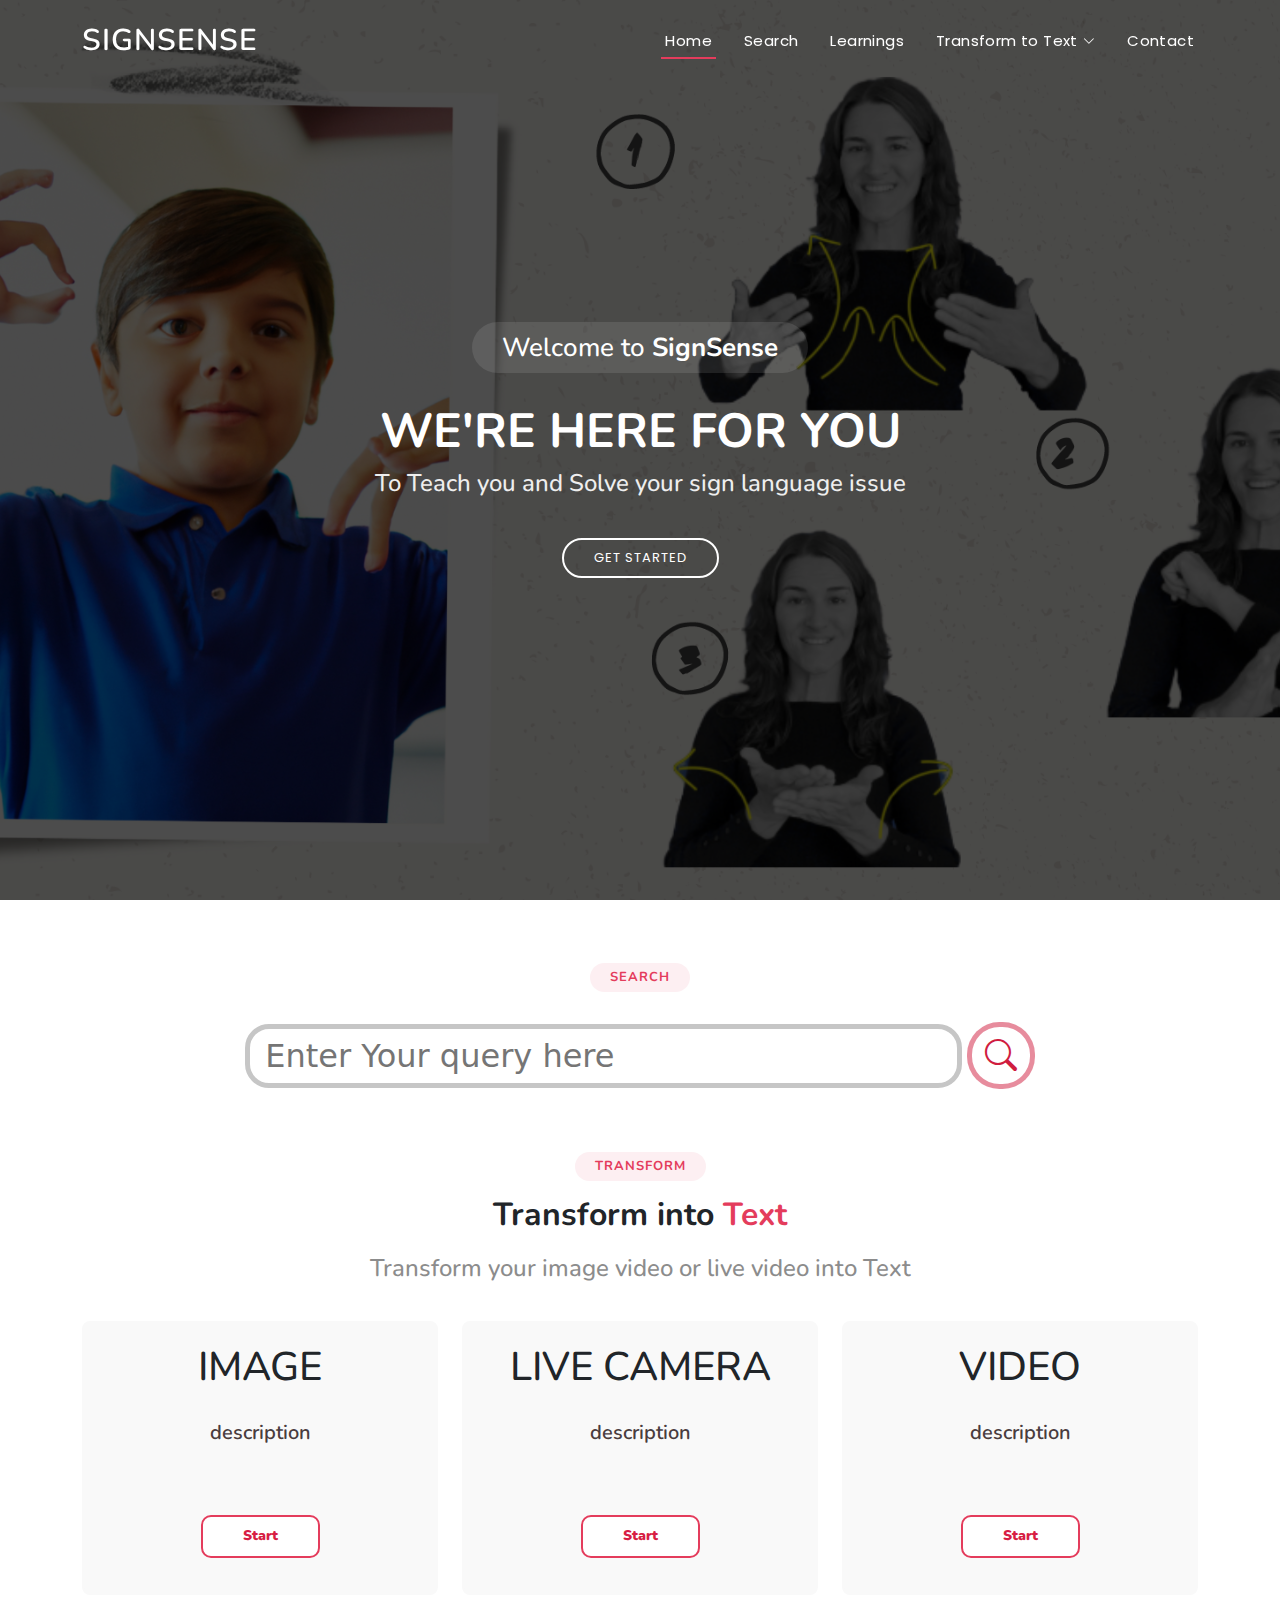
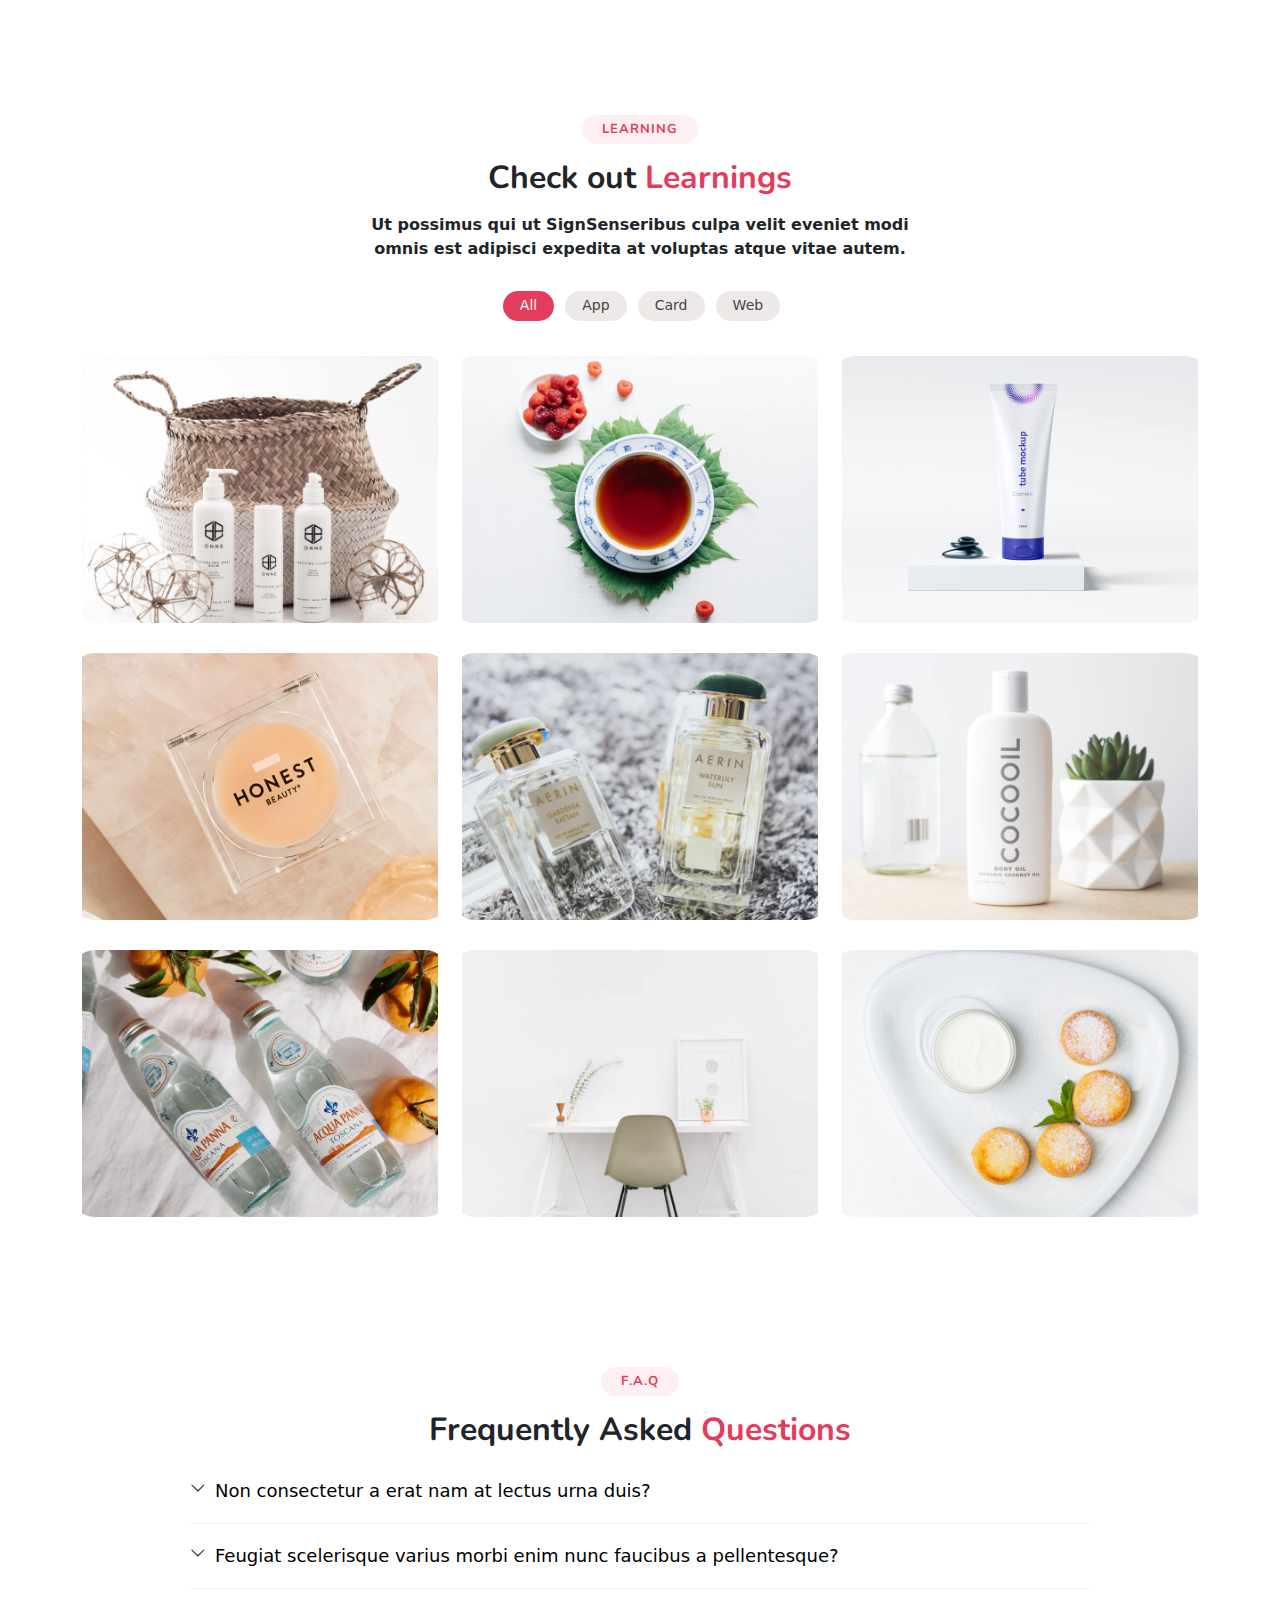
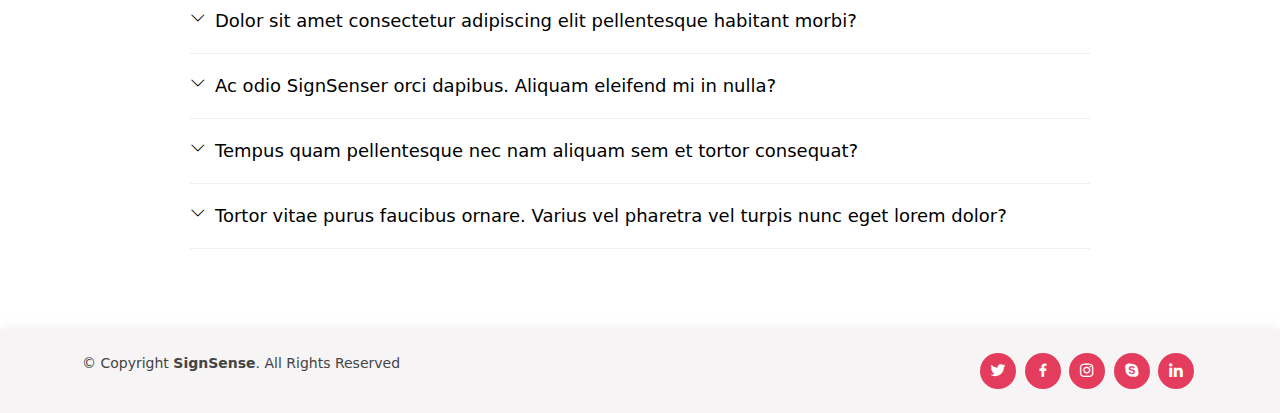
<file: index.html>
<!DOCTYPE html>
<html lang="en">

<head>
  <meta charset="utf-8">
  <meta content="width=device-width, initial-scale=1.0" name="viewport">

  <title>SignSense</title>
  <meta content="" name="description">
  <meta content="" name="keywords">

  <!-- Favicons -->
  <!-- <link href="assets/img/favicon.png" rel="icon">
  <link href="assets/img/apple-touch-icon.png" rel="apple-touch-icon"> -->

  <!-- Google Fonts -->
  <link
    href="https://fonts.googleapis.com/css?family=Open+Sans:300,300i,400,400i,600,600i,700,700i|Nunito:300,300i,400,400i,600,600i,700,700i|Poppins:300,300i,400,400i,500,500i,600,600i,700,700i"
    rel="stylesheet">

  <!-- Vendor CSS Files -->
  <link href="assets/vendor/bootstrap/css/bootstrap.min.css" rel="stylesheet">
  <link href="assets/vendor/bootstrap-icons/bootstrap-icons.css" rel="stylesheet">
  <link href="assets/vendor/boxicons/css/boxicons.min.css" rel="stylesheet">
  <link href="assets/vendor/glightbox/css/glightbox.min.css" rel="stylesheet">
  <link href="assets/vendor/remixicon/remixicon.css" rel="stylesheet">
  <link href="assets/vendor/swiper/swiper-bundle.min.css" rel="stylesheet">

  <!-- Template Main CSS File -->
  <link href="assets/css/style.css" rel="stylesheet">

</head>

<body>

  <!-- ======= Header ======= -->
  <header id="header" class="fixed-top ">
    <div class="container d-flex align-items-center justify-content-between">

      <h1 class="logo"><a href="index.html">SignSense</a></h1>
      <!-- Uncomment below if you prefer to use an image logo -->
      <!-- <a href="index.html" class="logo"><img src="assets/img/logo.png" alt="" class="img-fluid"></a>-->

      <nav id="navbar" class="navbar">
        <ul>
          <li><a class="nav-link scrollto active" href="#hero">Home</a></li>
          <!-- <li><a class="nav-link scrollto" href="#about">About</a></li>
          <li><a class="nav-link scrollto" href="#services">Services</a></li>
          <li><a class="nav-link scrollto " href="#portfolio">Portfolio</a></li> -->
          <li><a class="nav-link scrollto" href="#pricing">Search</a></li>
          <li><a href="blog.html">Learnings</a></li>
          <li class="dropdown"><a href="#"><span>Transform to Text</span> <i class="bi bi-chevron-down"></i></a>
            <ul>
              <li><a href="details.html">Image</a></li>
              
              <li><a href="camera.html">Live Camera</a></li>
              <li><a href="details.html">Video</a></li>
            </ul>
          </li>
          <li><a class="nav-link scrollto" href="contact.html">Contact</a></li>
        </ul>
        <i class="bi bi-list mobile-nav-toggle"></i>
      </nav><!-- .navbar -->

    </div>
  </header><!-- End Header -->

  <!-- ======= Hero Section ======= -->
  <section id="hero">
    <div class="hero-container">
      <h3>Welcome to <strong>SignSense</strong></h3>
      <h1>We're here for you</h1>
      <h2>To Teach you and Solve your sign language issue</h2>
      <a href="#pricing" class="btn-get-started scrollto">Get Started</a>
    </div>
  </section><!-- End Hero -->

  <main id="main">

<!-- ======= Pricing Section ======= -->
<section id="pricing" class="pricing">
  <div class="search-container section-title">
    <h2>Search</h2>
    <div class="search">
      <input type="text" placeholder="Enter Your query here">
      <button><i class="bi bi-search"></i></button>
    </div>
  </div>
  <div class="container">

    <div class="section-title">
      <h2>Transform</h2>
      <h3>Transform into <span>Text</span></h3>
      <h4 class="desc">Transform your image video or live video into Text</h4>
    </div>

    <div class="row">

      <div class="col-lg-4 col-md-6">
        <div class="box recommended">
          <h1>IMAGE</h1>
          <ul>
            <LI>

              <H3>description</H3>
            </LI>
          </ul>
          <div class="btn-wrap">
            <a href="./details.html" class="btn-buy">Start</a>
          </div>
        </div>
      </div>

      <div class="col-lg-4 col-md-6 mt-4 mt-md-0">
        <div class="box recommended">

          <h1>LIVE CAMERA</h1>
          
          <ul>
            <LI>

              <H3>description</H3>
            </LI>
          </ul>
          <div class="btn-wrap">
            <a href="./camera.html" class="btn-buy">Start</a>
          </div>
        </div>
      </div>

      <div class="col-lg-4 col-md-6 mt-4 mt-lg-0">
        <div class="box recommended">
          <h1>VIDEO</h1>
          <ul>
            <LI>

              <H3>description</H3>
            </LI>
          </ul>
          <div class="btn-wrap">
            <a href="./details.html" class="btn-buy">Start</a>
          </div>
        </div>
      </div>

    </div>

  </div>
</section><!-- End Pricing Section -->

    <!-- ======= Portfolio Section ======= -->
    <section id="portfolio" class="portfolio">
      <div class="container">

        <div class="section-title">
          <h2>Learning</h2>
          <h3>Check out <span>Learnings</span></h3>
          <p>Ut possimus qui ut SignSenseribus culpa velit eveniet modi omnis est adipisci expedita at voluptas atque vitae
            autem.</p>
        </div>

        <div class="row">
          <div class="col-lg-12 d-flex justify-content-center">
            <ul id="portfolio-flters">
              <li data-filter="*" class="filter-active">All</li>
              <li data-filter=".filter-app">App</li>
              <li data-filter=".filter-card">Card</li>
              <li data-filter=".filter-web">Web</li>
            </ul>
          </div>
        </div>

        <div class="row portfolio-container">

          <div class="col-lg-4 col-md-6 portfolio-item filter-app">
            <img src="assets/img/portfolio/portfolio-1.jpg" class="img-fluid" alt="">
            <div class="portfolio-info">
              <h4>App 1</h4>
              <p>App</p>
              <a href="assets/img/portfolio/portfolio-1.jpg" data-gallery="portfolioGallery"
                class="portfolio-lightbox preview-link" title="App 1"><i class="bx bx-plus"></i></a>
              <a href="blog-single.html" class="details-link" title="More Details"><i class="bx bx-link"></i></a>
            </div>
          </div>

          <div class="col-lg-4 col-md-6 portfolio-item filter-web">
            <img src="assets/img/portfolio/portfolio-2.jpg" class="img-fluid" alt="">
            <div class="portfolio-info">
              <h4>Web 3</h4>
              <p>Web</p>
              <a href="assets/img/portfolio/portfolio-2.jpg" data-gallery="portfolioGallery"
                class="portfolio-lightbox preview-link" title="Web 3"><i class="bx bx-plus"></i></a>
              <a href="blog-single.html" class="details-link" title="More Details"><i class="bx bx-link"></i></a>
            </div>
          </div>

          <div class="col-lg-4 col-md-6 portfolio-item filter-app">
            <img src="assets/img/portfolio/portfolio-3.jpg" class="img-fluid" alt="">
            <div class="portfolio-info">
              <h4>App 2</h4>
              <p>App</p>
              <a href="assets/img/portfolio/portfolio-3.jpg" data-gallery="portfolioGallery"
                class="portfolio-lightbox preview-link" title="App 2"><i class="bx bx-plus"></i></a>
              <a href="blog-single.html" class="details-link" title="More Details"><i class="bx bx-link"></i></a>
            </div>
          </div>

          <div class="col-lg-4 col-md-6 portfolio-item filter-card">
            <img src="assets/img/portfolio/portfolio-4.jpg" class="img-fluid" alt="">
            <div class="portfolio-info">
              <h4>Card 2</h4>
              <p>Card</p>
              <a href="assets/img/portfolio/portfolio-4.jpg" data-gallery="portfolioGallery"
                class="portfolio-lightbox preview-link" title="Card 2"><i class="bx bx-plus"></i></a>
              <a href="blog-single.html" class="details-link" title="More Details"><i class="bx bx-link"></i></a>
            </div>
          </div>

          <div class="col-lg-4 col-md-6 portfolio-item filter-web">
            <img src="assets/img/portfolio/portfolio-5.jpg" class="img-fluid" alt="">
            <div class="portfolio-info">
              <h4>Web 2</h4>
              <p>Web</p>
              <a href="assets/img/portfolio/portfolio-5.jpg" data-gallery="portfolioGallery"
                class="portfolio-lightbox preview-link" title="Web 2"><i class="bx bx-plus"></i></a>
              <a href="blog-single.html" class="details-link" title="More Details"><i class="bx bx-link"></i></a>
            </div>
          </div>

          <div class="col-lg-4 col-md-6 portfolio-item filter-app">
            <img src="assets/img/portfolio/portfolio-6.jpg" class="img-fluid" alt="">
            <div class="portfolio-info">
              <h4>App 3</h4>
              <p>App</p>
              <a href="assets/img/portfolio/portfolio-6.jpg" data-gallery="portfolioGallery"
                class="portfolio-lightbox preview-link" title="App 3"><i class="bx bx-plus"></i></a>
              <a href="blog-single.html" class="details-link" title="More Details"><i class="bx bx-link"></i></a>
            </div>
          </div>

          <div class="col-lg-4 col-md-6 portfolio-item filter-card">
            <img src="assets/img/portfolio/portfolio-7.jpg" class="img-fluid" alt="">
            <div class="portfolio-info">
              <h4>Card 1</h4>
              <p>Card</p>
              <a href="assets/img/portfolio/portfolio-7.jpg" data-gallery="portfolioGallery"
                class="portfolio-lightbox preview-link" title="Card 1"><i class="bx bx-plus"></i></a>
              <a href="blog-single.html" class="details-link" title="More Details"><i class="bx bx-link"></i></a>
            </div>
          </div>

          <div class="col-lg-4 col-md-6 portfolio-item filter-card">
            <img src="assets/img/portfolio/portfolio-8.jpg" class="img-fluid" alt="">
            <div class="portfolio-info">
              <h4>Card 3</h4>
              <p>Card</p>
              <a href="assets/img/portfolio/portfolio-8.jpg" data-gallery="portfolioGallery"
                class="portfolio-lightbox preview-link" title="Card 3"><i class="bx bx-plus"></i></a>
              <a href="blog-single.html" class="details-link" title="More Details"><i class="bx bx-link"></i></a>
            </div>
          </div>

          <div class="col-lg-4 col-md-6 portfolio-item filter-web">
            <img src="assets/img/portfolio/portfolio-9.jpg" class="img-fluid" alt="">
            <div class="portfolio-info">
              <h4>Web 3</h4>
              <p>Web</p>
              <a href="assets/img/portfolio/portfolio-9.jpg" data-gallery="portfolioGallery"
                class="portfolio-lightbox preview-link" title="Web 3"><i class="bx bx-plus"></i></a>
              <a href="blog-single.html" class="details-link" title="More Details"><i class="bx bx-link"></i></a>
            </div>
          </div>

        </div>

      </div>
    </section><!-- End Portfolio Section -->

    

    <!-- ======= F.A.Q Section ======= -->
    <section id="faq" class="faq">
      <div class="container">

        <div class="section-title">
          <h2>F.A.Q</h2>
          <h3>Frequently Asked <span>Questions</span></h3>
        </div>

        <ul class="faq-list">

          <li>
            <div data-bs-toggle="collapse" class="collapsed question" href="#faq1">Non consectetur a erat nam at lectus
              urna duis? <i class="bi bi-chevron-down icon-show"></i><i class="bi bi-chevron-up icon-close"></i></div>
            <div id="faq1" class="collapse" data-bs-parent=".faq-list">
              <p>
                Feugiat pretium nibh ipsum consequat. Tempus iaculis urna id volutpat lacus laoreet non curabitur
                gravida. Venenatis lectus magna fringilla urna porttitor rhoncus dolor purus non.
              </p>
            </div>
          </li>

          <li>
            <div data-bs-toggle="collapse" href="#faq2" class="collapsed question">Feugiat scelerisque varius morbi enim
              nunc faucibus a pellentesque? <i class="bi bi-chevron-down icon-show"></i><i
                class="bi bi-chevron-up icon-close"></i></div>
            <div id="faq2" class="collapse" data-bs-parent=".faq-list">
              <p>
                Dolor sit amet consectetur adipiscing elit pellentesque habitant morbi. Id interdum velit laoreet id
                donec ultrices. Fringilla phasellus faucibus scelerisque eleifend donec pretium. Est pellentesque elit
                ullamcorper dignissim. Mauris ultrices eros in cursus turpis massa tincidunt dui.
              </p>
            </div>
          </li>

          <li>
            <div data-bs-toggle="collapse" href="#faq3" class="collapsed question">Dolor sit amet consectetur adipiscing
              elit pellentesque habitant morbi? <i class="bi bi-chevron-down icon-show"></i><i
                class="bi bi-chevron-up icon-close"></i></div>
            <div id="faq3" class="collapse" data-bs-parent=".faq-list">
              <p>
                Eleifend mi in nulla posuere sollicitudin aliquam ultrices sagittis orci. Faucibus pulvinar elementum
                integer enim. Sem nulla pharetra diam sit amet nisl suscipit. Rutrum tellus pellentesque eu tincidunt.
                Lectus urna duis convallis convallis tellus. Urna molestie at elementum eu facilisis sed odio morbi quis
              </p>
            </div>
          </li>

          <li>
            <div data-bs-toggle="collapse" href="#faq4" class="collapsed question">Ac odio SignSenser orci dapibus. Aliquam
              eleifend mi in nulla? <i class="bi bi-chevron-down icon-show"></i><i
                class="bi bi-chevron-up icon-close"></i></div>
            <div id="faq4" class="collapse" data-bs-parent=".faq-list">
              <p>
                Dolor sit amet consectetur adipiscing elit pellentesque habitant morbi. Id interdum velit laoreet id
                donec ultrices. Fringilla phasellus faucibus scelerisque eleifend donec pretium. Est pellentesque elit
                ullamcorper dignissim. Mauris ultrices eros in cursus turpis massa tincidunt dui.
              </p>
            </div>
          </li>

          <li>
            <div data-bs-toggle="collapse" href="#faq5" class="collapsed question">Tempus quam pellentesque nec nam
              aliquam sem et tortor consequat? <i class="bi bi-chevron-down icon-show"></i><i
                class="bi bi-chevron-up icon-close"></i></div>
            <div id="faq5" class="collapse" data-bs-parent=".faq-list">
              <p>
                Molestie a iaculis at erat pellentesque adipiscing commodo. Dignissim suspendisse in est ante in. Nunc
                vel risus commodo viverra maecenas accumsan. Sit amet nisl suscipit adipiscing bibendum est. Purus
                gravida quis blandit turpis cursus in
              </p>
            </div>
          </li>

          <li>
            <div data-bs-toggle="collapse" href="#faq6" class="collapsed question">Tortor vitae purus faucibus ornare.
              Varius vel pharetra vel turpis nunc eget lorem dolor? <i class="bi bi-chevron-down icon-show"></i><i
                class="bi bi-chevron-up icon-close"></i></div>
            <div id="faq6" class="collapse" data-bs-parent=".faq-list">
              <p>
                Laoreet sit amet cursus sit amet dictum sit amet justo. Mauris vitae ultricies leo integer malesuada
                nunc vel. Tincidunt eget nullam non nisi est sit amet. Turpis nunc eget lorem dolor sed. Ut venenatis
                tellus in metus vulputate eu scelerisque. Pellentesque diam volutpat commodo sed egestas egestas
                fringilla phasellus faucibus. Nibh tellus molestie nunc non blandit massa enim nec.
              </p>
            </div>
          </li>

        </ul>

      </div>
    </section><!-- End F.A.Q Section -->


  </main><!-- End #main -->

  <!-- ======= Footer ======= -->
  <footer id="footer">

    <div class="container d-md-flex py-4">

      <div class="me-md-auto text-center text-md-start">
        <div class="copyright">
          &copy; Copyright <strong><span>SignSense</span></strong>. All Rights Reserved
        </div>
        
      </div>
      <div class="social-links text-center text-md-right pt-3 pt-md-0">
        <a href="#" class="twitter"><i class="bx bxl-twitter"></i></a>
        <a href="#" class="facebook"><i class="bx bxl-facebook"></i></a>
        <a href="#" class="instagram"><i class="bx bxl-instagram"></i></a>
        <a href="#" class="google-plus"><i class="bx bxl-skype"></i></a>
        <a href="#" class="linkedin"><i class="bx bxl-linkedin"></i></a>
      </div>
    </div>
  </footer><!-- End Footer -->

  <a href="#" class="back-to-top d-flex align-items-center justify-content-center"><i
      class="bi bi-arrow-up-short"></i></a>

  <!-- Vendor JS Files -->
  <script src="assets/vendor/bootstrap/js/bootstrap.bundle.min.js"></script>
  <script src="assets/vendor/glightbox/js/glightbox.min.js"></script>
  <script src="assets/vendor/isotope-layout/isotope.pkgd.min.js"></script>
  <script src="assets/vendor/swiper/swiper-bundle.min.js"></script>
  <script src="assets/vendor/php-email-form/validate.js"></script>

  <!-- Template Main JS File -->
  <script src="assets/js/main.js"></script>

</body>

</html>
</file>
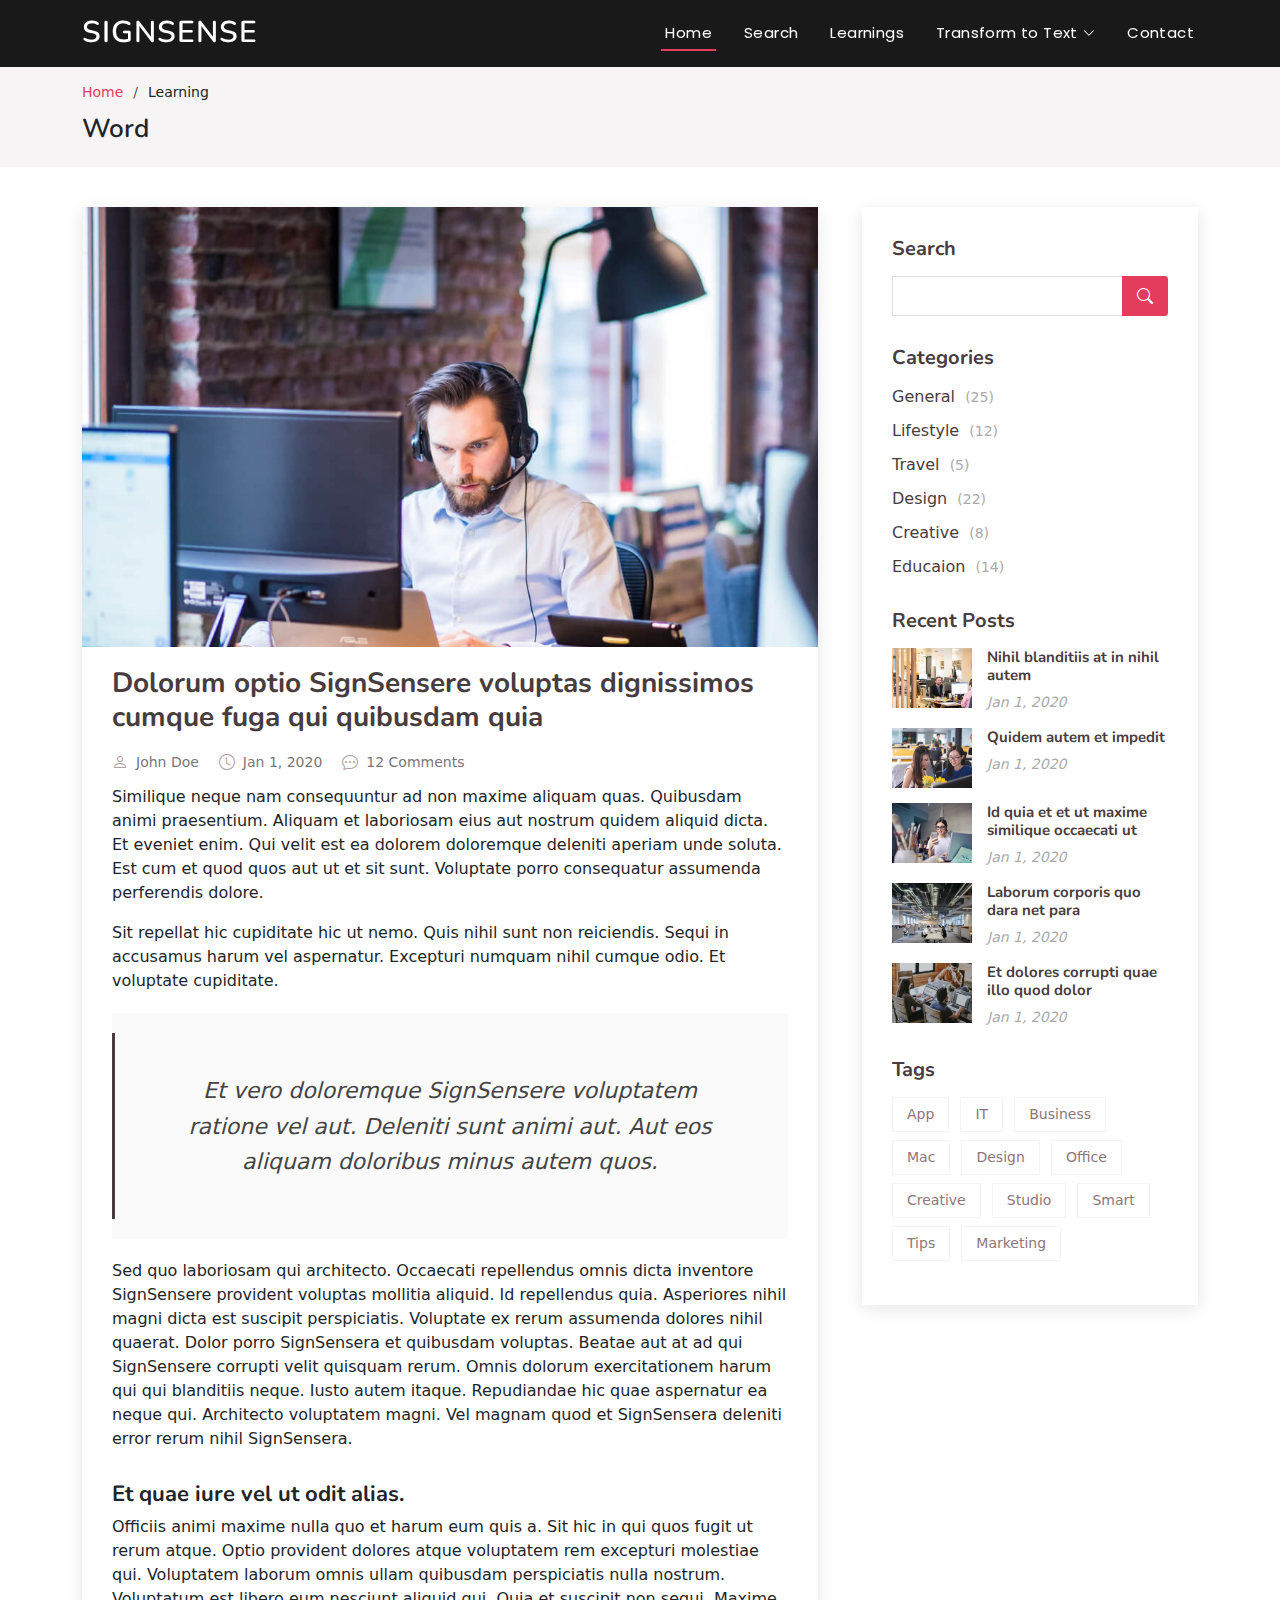
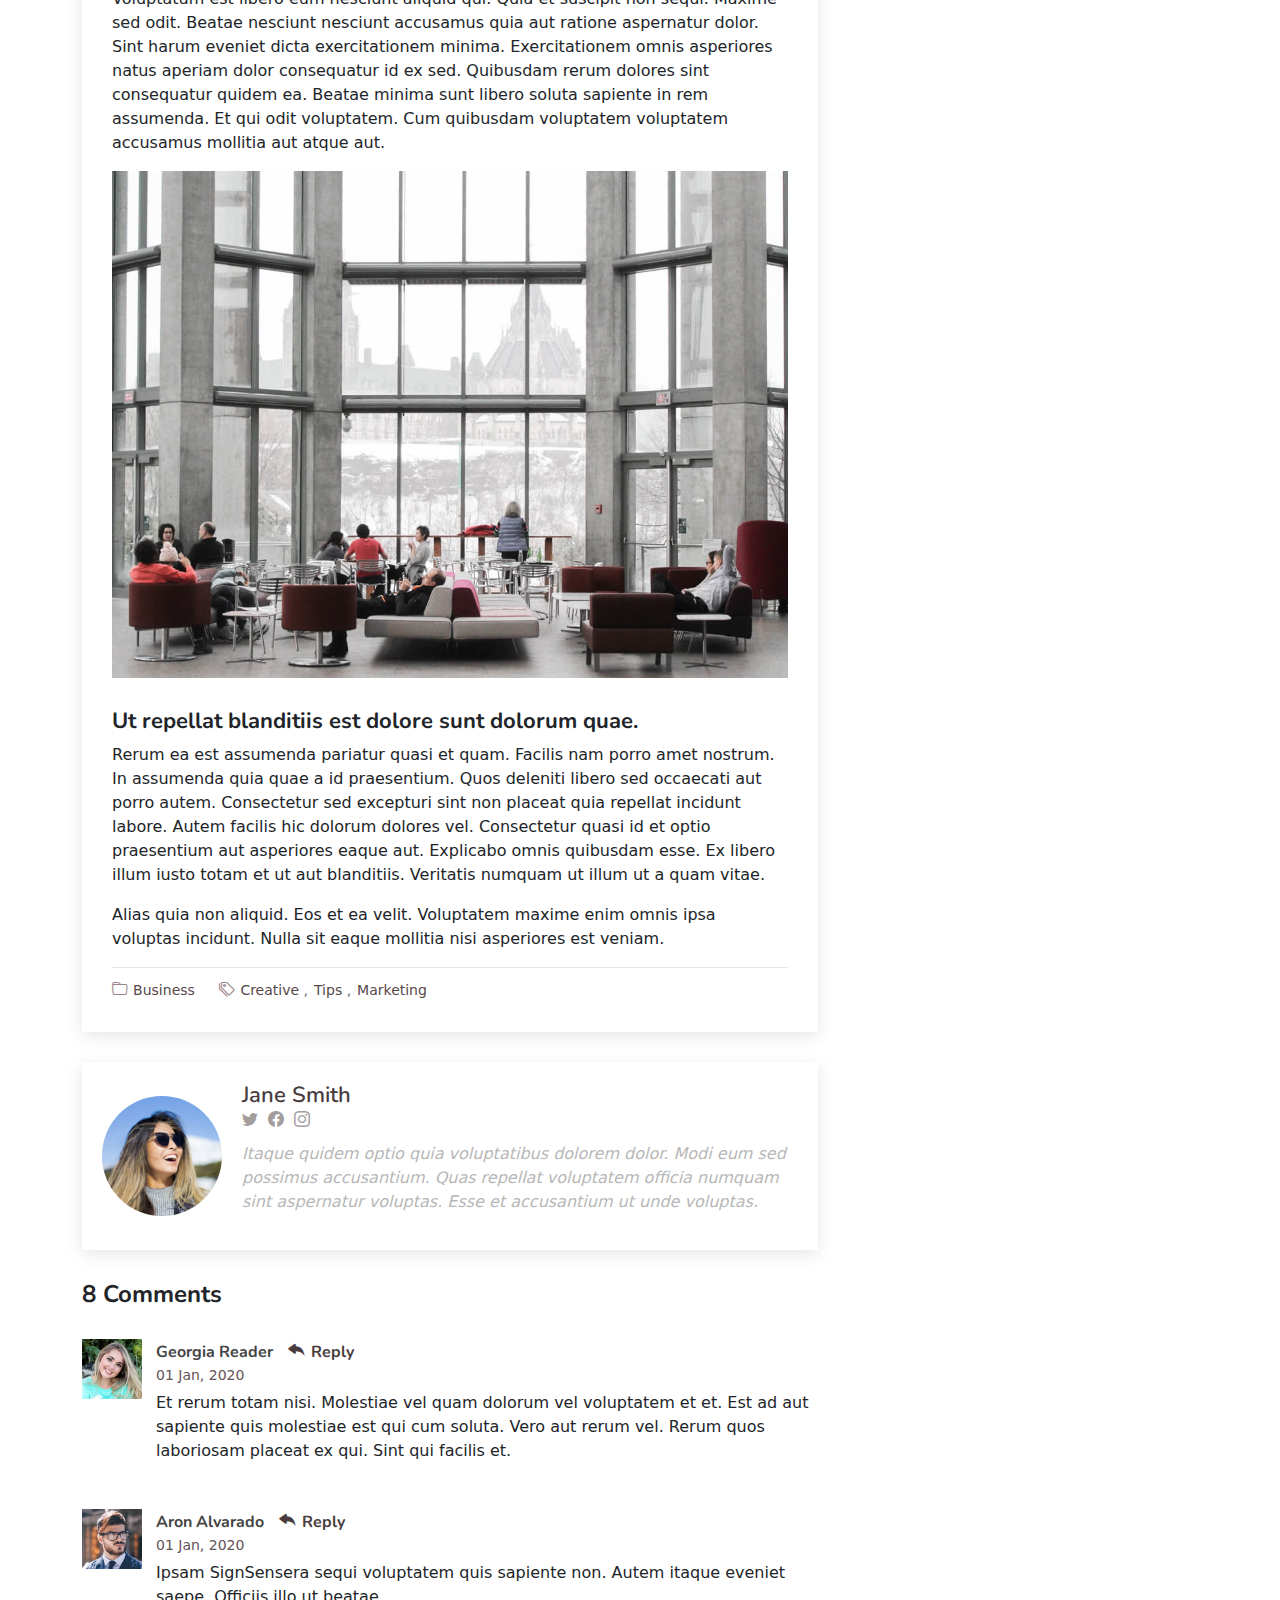
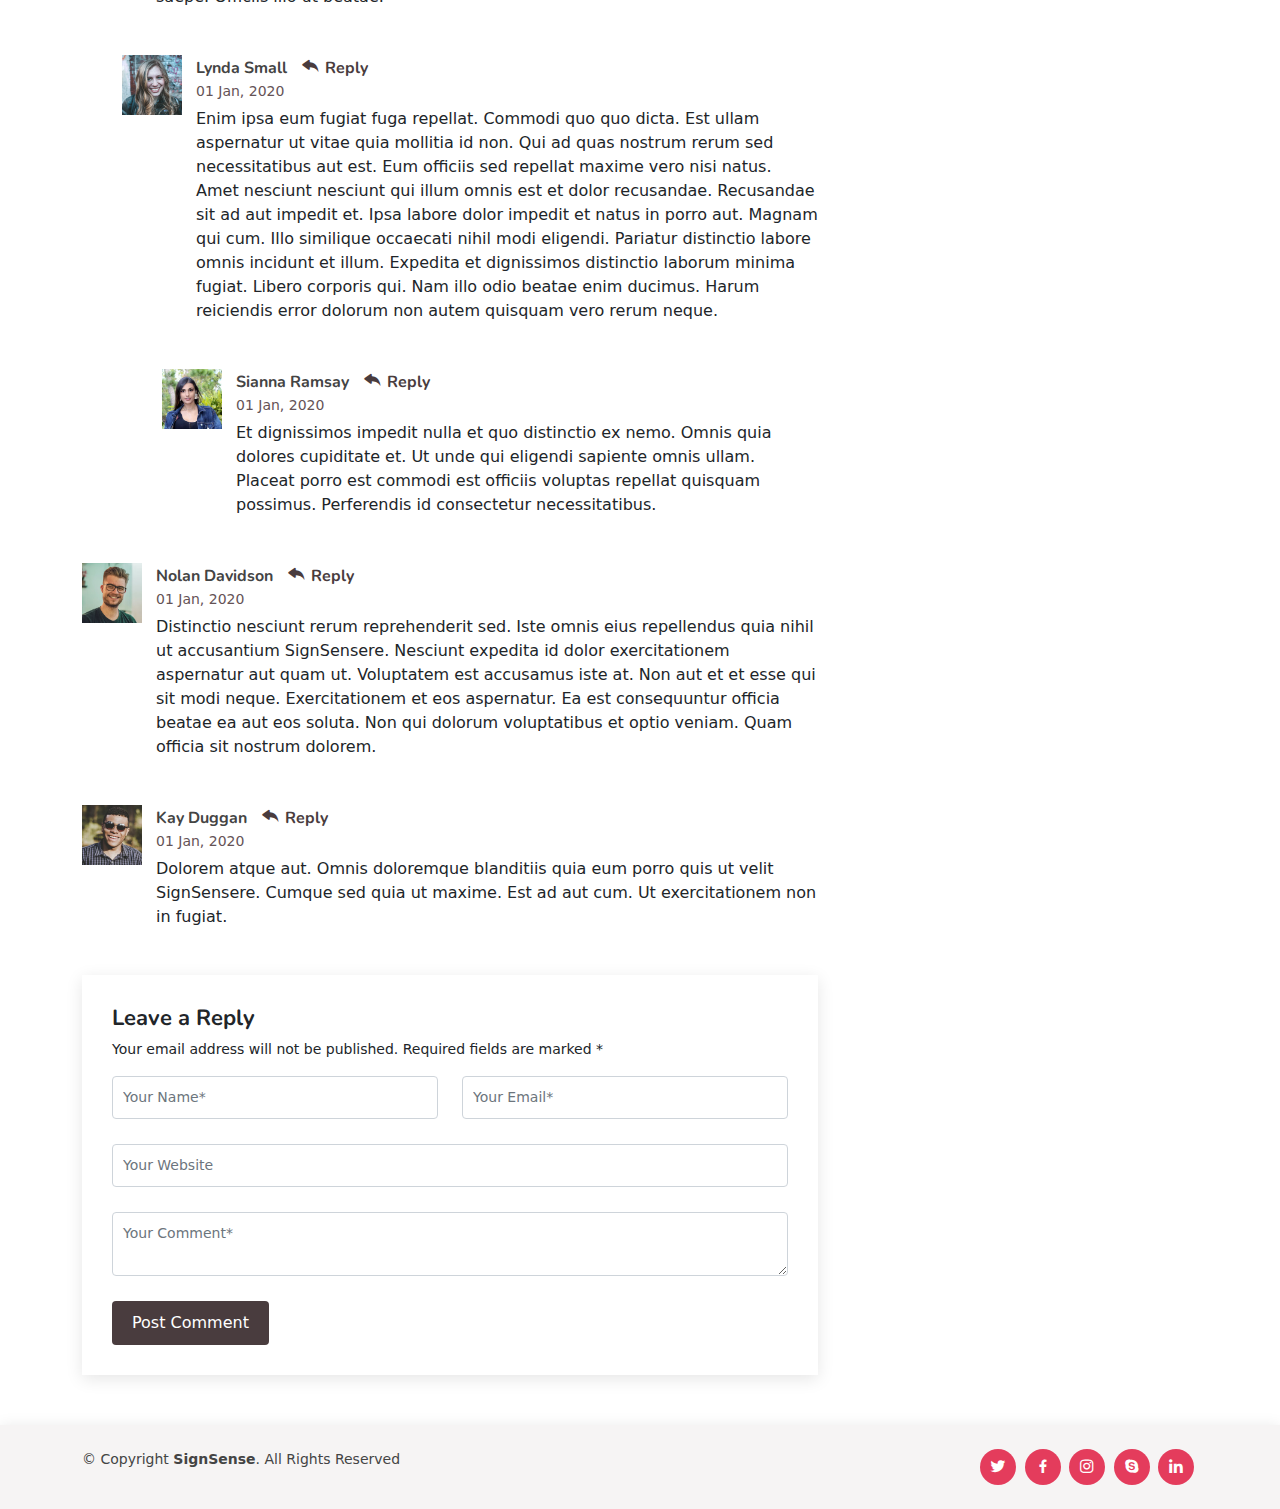
<file: blog-single.html>
<!DOCTYPE html>
<html lang="en">

<head>
  <meta charset="utf-8">
  <meta content="width=device-width, initial-scale=1.0" name="viewport">

  <title>Blog Single - SignSense Bootstrap Template</title>
  <meta content="" name="description">
  <meta content="" name="keywords">

  <!-- Favicons -->
  <!-- <link href="assets/img/favicon.png" rel="icon">
  <link href="assets/img/apple-touch-icon.png" rel="apple-touch-icon"> -->

  <!-- Google Fonts -->
  <link href="https://fonts.googleapis.com/css?family=Open+Sans:300,300i,400,400i,600,600i,700,700i|Nunito:300,300i,400,400i,600,600i,700,700i|Poppins:300,300i,400,400i,500,500i,600,600i,700,700i" rel="stylesheet">

  <!-- Vendor CSS Files -->
  <link href="assets/vendor/bootstrap/css/bootstrap.min.css" rel="stylesheet">
  <link href="assets/vendor/bootstrap-icons/bootstrap-icons.css" rel="stylesheet">
  <link href="assets/vendor/boxicons/css/boxicons.min.css" rel="stylesheet">
  <link href="assets/vendor/glightbox/css/glightbox.min.css" rel="stylesheet">
  <link href="assets/vendor/remixicon/remixicon.css" rel="stylesheet">
  <link href="assets/vendor/swiper/swiper-bundle.min.css" rel="stylesheet">

  <!-- Template Main CSS File -->
  <link href="assets/css/style.css" rel="stylesheet">

</head>

<body>

  <!-- ======= Header ======= -->
  <header id="header" class="fixed-top header-inner-pages">
    <div class="container d-flex align-items-center justify-content-between">

      <h1 class="logo"><a href="index.html">SignSense</a></h1>
      <!-- Uncomment below if you prefer to use an image logo -->
      <!-- <a href="index.html" class="logo"><img src="assets/img/logo.png" alt="" class="img-fluid"></a>-->

      <nav id="navbar" class="navbar">
        <ul>
          <li><a class="nav-link scrollto active" href="#hero">Home</a></li>
          <!-- <li><a class="nav-link scrollto" href="#about">About</a></li>
          <li><a class="nav-link scrollto" href="#services">Services</a></li>
          <li><a class="nav-link scrollto " href="#portfolio">Portfolio</a></li> -->
          <li><a class="nav-link scrollto" href="#pricing">Search</a></li>
          <li><a href="blog.html">Learnings</a></li>
          <li class="dropdown"><a href="#"><span>Transform to Text</span> <i class="bi bi-chevron-down"></i></a>
            <ul>
              <li><a href="details.html">Image</a></li>
              
              <li><a href="camera.html">Live Camera</a></li>
              <li><a href="details.html">Video</a></li>
            </ul>
          </li>
          <li><a class="nav-link scrollto" href="#contact">Contact</a></li>
        </ul>
        <i class="bi bi-list mobile-nav-toggle"></i>
      </nav><!-- .navbar -->

    </div>
  </header><!-- End Header -->

  <main id="main">

    <!-- ======= Breadcrumbs ======= -->
    <section id="breadcrumbs" class="breadcrumbs">
      <div class="container">

        <ol>
          <li><a href="index.html">Home</a></li>
          <li>Learning</li>
        </ol>
        <h2>Word</h2>

      </div>
    </section><!-- End Breadcrumbs -->

    <!-- ======= Blog Single Section ======= -->
    <section id="blog" class="blog">
      <div class="container" data-aos="fade-up">

        <div class="row">

          <div class="col-lg-8 entries">

            <article class="entry entry-single">

              <div class="entry-img">
                <img src="assets/img/blog/blog-1.jpg" alt="" class="img-fluid">
              </div>

              <h2 class="entry-title">
                <a href="blog-single.html">Dolorum optio SignSensere voluptas dignissimos cumque fuga qui quibusdam quia</a>
              </h2>

              <div class="entry-meta">
                <ul>
                  <li class="d-flex align-items-center"><i class="bi bi-person"></i> <a href="blog-single.html">John Doe</a></li>
                  <li class="d-flex align-items-center"><i class="bi bi-clock"></i> <a href="blog-single.html"><time datetime="2020-01-01">Jan 1, 2020</time></a></li>
                  <li class="d-flex align-items-center"><i class="bi bi-chat-dots"></i> <a href="blog-single.html">12 Comments</a></li>
                </ul>
              </div>

              <div class="entry-content">
                <p>
                  Similique neque nam consequuntur ad non maxime aliquam quas. Quibusdam animi praesentium. Aliquam et laboriosam eius aut nostrum quidem aliquid dicta.
                  Et eveniet enim. Qui velit est ea dolorem doloremque deleniti aperiam unde soluta. Est cum et quod quos aut ut et sit sunt. Voluptate porro consequatur assumenda perferendis dolore.
                </p>

                <p>
                  Sit repellat hic cupiditate hic ut nemo. Quis nihil sunt non reiciendis. Sequi in accusamus harum vel aspernatur. Excepturi numquam nihil cumque odio. Et voluptate cupiditate.
                </p>

                <blockquote>
                  <p>
                    Et vero doloremque SignSensere voluptatem ratione vel aut. Deleniti sunt animi aut. Aut eos aliquam doloribus minus autem quos.
                  </p>
                </blockquote>

                <p>
                  Sed quo laboriosam qui architecto. Occaecati repellendus omnis dicta inventore SignSensere provident voluptas mollitia aliquid. Id repellendus quia. Asperiores nihil magni dicta est suscipit perspiciatis. Voluptate ex rerum assumenda dolores nihil quaerat.
                  Dolor porro SignSensera et quibusdam voluptas. Beatae aut at ad qui SignSensere corrupti velit quisquam rerum. Omnis dolorum exercitationem harum qui qui blanditiis neque.
                  Iusto autem itaque. Repudiandae hic quae aspernatur ea neque qui. Architecto voluptatem magni. Vel magnam quod et SignSensera deleniti error rerum nihil SignSensera.
                </p>

                <h3>Et quae iure vel ut odit alias.</h3>
                <p>
                  Officiis animi maxime nulla quo et harum eum quis a. Sit hic in qui quos fugit ut rerum atque. Optio provident dolores atque voluptatem rem excepturi molestiae qui. Voluptatem laborum omnis ullam quibusdam perspiciatis nulla nostrum. Voluptatum est libero eum nesciunt aliquid qui.
                  Quia et suscipit non sequi. Maxime sed odit. Beatae nesciunt nesciunt accusamus quia aut ratione aspernatur dolor. Sint harum eveniet dicta exercitationem minima. Exercitationem omnis asperiores natus aperiam dolor consequatur id ex sed. Quibusdam rerum dolores sint consequatur quidem ea.
                  Beatae minima sunt libero soluta sapiente in rem assumenda. Et qui odit voluptatem. Cum quibusdam voluptatem voluptatem accusamus mollitia aut atque aut.
                </p>
                <img src="assets/img/blog/blog-inside-post.jpg" class="img-fluid" alt="">

                <h3>Ut repellat blanditiis est dolore sunt dolorum quae.</h3>
                <p>
                  Rerum ea est assumenda pariatur quasi et quam. Facilis nam porro amet nostrum. In assumenda quia quae a id praesentium. Quos deleniti libero sed occaecati aut porro autem. Consectetur sed excepturi sint non placeat quia repellat incidunt labore. Autem facilis hic dolorum dolores vel.
                  Consectetur quasi id et optio praesentium aut asperiores eaque aut. Explicabo omnis quibusdam esse. Ex libero illum iusto totam et ut aut blanditiis. Veritatis numquam ut illum ut a quam vitae.
                </p>
                <p>
                  Alias quia non aliquid. Eos et ea velit. Voluptatem maxime enim omnis ipsa voluptas incidunt. Nulla sit eaque mollitia nisi asperiores est veniam.
                </p>

              </div>

              <div class="entry-footer">
                <i class="bi bi-folder"></i>
                <ul class="cats">
                  <li><a href="#">Business</a></li>
                </ul>

                <i class="bi bi-tags"></i>
                <ul class="tags">
                  <li><a href="#">Creative</a></li>
                  <li><a href="#">Tips</a></li>
                  <li><a href="#">Marketing</a></li>
                </ul>
              </div>

            </article><!-- End blog entry -->

            <div class="blog-author d-flex align-items-center">
              <img src="assets/img/blog/blog-author.jpg" class="rounded-circle float-left" alt="">
              <div>
                <h4>Jane Smith</h4>
                <div class="social-links">
                  <a href="https://twitters.com/#"><i class="bi bi-twitter"></i></a>
                  <a href="https://facebook.com/#"><i class="bi bi-facebook"></i></a>
                  <a href="https://instagram.com/#"><i class="biu bi-instagram"></i></a>
                </div>
                <p>
                  Itaque quidem optio quia voluptatibus dolorem dolor. Modi eum sed possimus accusantium. Quas repellat voluptatem officia numquam sint aspernatur voluptas. Esse et accusantium ut unde voluptas.
                </p>
              </div>
            </div><!-- End blog author bio -->

            <div class="blog-comments">

              <h4 class="comments-count">8 Comments</h4>

              <div id="comment-1" class="comment">
                <div class="d-flex">
                  <div class="comment-img"><img src="assets/img/blog/comments-1.jpg" alt=""></div>
                  <div>
                    <h5><a href="">Georgia Reader</a> <a href="#" class="reply"><i class="bi bi-reply-fill"></i> Reply</a></h5>
                    <time datetime="2020-01-01">01 Jan, 2020</time>
                    <p>
                      Et rerum totam nisi. Molestiae vel quam dolorum vel voluptatem et et. Est ad aut sapiente quis molestiae est qui cum soluta.
                      Vero aut rerum vel. Rerum quos laboriosam placeat ex qui. Sint qui facilis et.
                    </p>
                  </div>
                </div>
              </div><!-- End comment #1 -->

              <div id="comment-2" class="comment">
                <div class="d-flex">
                  <div class="comment-img"><img src="assets/img/blog/comments-2.jpg" alt=""></div>
                  <div>
                    <h5><a href="">Aron Alvarado</a> <a href="#" class="reply"><i class="bi bi-reply-fill"></i> Reply</a></h5>
                    <time datetime="2020-01-01">01 Jan, 2020</time>
                    <p>
                      Ipsam SignSensera sequi voluptatem quis sapiente non. Autem itaque eveniet saepe. Officiis illo ut beatae.
                    </p>
                  </div>
                </div>

                <div id="comment-reply-1" class="comment comment-reply">
                  <div class="d-flex">
                    <div class="comment-img"><img src="assets/img/blog/comments-3.jpg" alt=""></div>
                    <div>
                      <h5><a href="">Lynda Small</a> <a href="#" class="reply"><i class="bi bi-reply-fill"></i> Reply</a></h5>
                      <time datetime="2020-01-01">01 Jan, 2020</time>
                      <p>
                        Enim ipsa eum fugiat fuga repellat. Commodi quo quo dicta. Est ullam aspernatur ut vitae quia mollitia id non. Qui ad quas nostrum rerum sed necessitatibus aut est. Eum officiis sed repellat maxime vero nisi natus. Amet nesciunt nesciunt qui illum omnis est et dolor recusandae.

                        Recusandae sit ad aut impedit et. Ipsa labore dolor impedit et natus in porro aut. Magnam qui cum. Illo similique occaecati nihil modi eligendi. Pariatur distinctio labore omnis incidunt et illum. Expedita et dignissimos distinctio laborum minima fugiat.

                        Libero corporis qui. Nam illo odio beatae enim ducimus. Harum reiciendis error dolorum non autem quisquam vero rerum neque.
                      </p>
                    </div>
                  </div>

                  <div id="comment-reply-2" class="comment comment-reply">
                    <div class="d-flex">
                      <div class="comment-img"><img src="assets/img/blog/comments-4.jpg" alt=""></div>
                      <div>
                        <h5><a href="">Sianna Ramsay</a> <a href="#" class="reply"><i class="bi bi-reply-fill"></i> Reply</a></h5>
                        <time datetime="2020-01-01">01 Jan, 2020</time>
                        <p>
                          Et dignissimos impedit nulla et quo distinctio ex nemo. Omnis quia dolores cupiditate et. Ut unde qui eligendi sapiente omnis ullam. Placeat porro est commodi est officiis voluptas repellat quisquam possimus. Perferendis id consectetur necessitatibus.
                        </p>
                      </div>
                    </div>

                  </div><!-- End comment reply #2-->

                </div><!-- End comment reply #1-->

              </div><!-- End comment #2-->

              <div id="comment-3" class="comment">
                <div class="d-flex">
                  <div class="comment-img"><img src="assets/img/blog/comments-5.jpg" alt=""></div>
                  <div>
                    <h5><a href="">Nolan Davidson</a> <a href="#" class="reply"><i class="bi bi-reply-fill"></i> Reply</a></h5>
                    <time datetime="2020-01-01">01 Jan, 2020</time>
                    <p>
                      Distinctio nesciunt rerum reprehenderit sed. Iste omnis eius repellendus quia nihil ut accusantium SignSensere. Nesciunt expedita id dolor exercitationem aspernatur aut quam ut. Voluptatem est accusamus iste at.
                      Non aut et et esse qui sit modi neque. Exercitationem et eos aspernatur. Ea est consequuntur officia beatae ea aut eos soluta. Non qui dolorum voluptatibus et optio veniam. Quam officia sit nostrum dolorem.
                    </p>
                  </div>
                </div>

              </div><!-- End comment #3 -->

              <div id="comment-4" class="comment">
                <div class="d-flex">
                  <div class="comment-img"><img src="assets/img/blog/comments-6.jpg" alt=""></div>
                  <div>
                    <h5><a href="">Kay Duggan</a> <a href="#" class="reply"><i class="bi bi-reply-fill"></i> Reply</a></h5>
                    <time datetime="2020-01-01">01 Jan, 2020</time>
                    <p>
                      Dolorem atque aut. Omnis doloremque blanditiis quia eum porro quis ut velit SignSensere. Cumque sed quia ut maxime. Est ad aut cum. Ut exercitationem non in fugiat.
                    </p>
                  </div>
                </div>

              </div><!-- End comment #4 -->

              <div class="reply-form">
                <h4>Leave a Reply</h4>
                <p>Your email address will not be published. Required fields are marked * </p>
                <form action="">
                  <div class="row">
                    <div class="col-md-6 form-group">
                      <input name="name" type="text" class="form-control" placeholder="Your Name*">
                    </div>
                    <div class="col-md-6 form-group">
                      <input name="email" type="text" class="form-control" placeholder="Your Email*">
                    </div>
                  </div>
                  <div class="row">
                    <div class="col form-group">
                      <input name="website" type="text" class="form-control" placeholder="Your Website">
                    </div>
                  </div>
                  <div class="row">
                    <div class="col form-group">
                      <textarea name="comment" class="form-control" placeholder="Your Comment*"></textarea>
                    </div>
                  </div>
                  <button type="submit" class="btn btn-primary">Post Comment</button>

                </form>

              </div>

            </div><!-- End blog comments -->

          </div><!-- End blog entries list -->

          <div class="col-lg-4">

            <div class="sidebar">

              <h3 class="sidebar-title">Search</h3>
              <div class="sidebar-item search-form">
                <form action="">
                  <input type="text">
                  <button type="submit"><i class="bi bi-search"></i></button>
                </form>
              </div><!-- End sidebar search formn-->

              <h3 class="sidebar-title">Categories</h3>
              <div class="sidebar-item categories">
                <ul>
                  <li><a href="#">General <span>(25)</span></a></li>
                  <li><a href="#">Lifestyle <span>(12)</span></a></li>
                  <li><a href="#">Travel <span>(5)</span></a></li>
                  <li><a href="#">Design <span>(22)</span></a></li>
                  <li><a href="#">Creative <span>(8)</span></a></li>
                  <li><a href="#">Educaion <span>(14)</span></a></li>
                </ul>
              </div><!-- End sidebar categories-->

              <h3 class="sidebar-title">Recent Posts</h3>
              <div class="sidebar-item recent-posts">
                <div class="post-item clearfix">
                  <img src="assets/img/blog/blog-recent-1.jpg" alt="">
                  <h4><a href="blog-single.html">Nihil blanditiis at in nihil autem</a></h4>
                  <time datetime="2020-01-01">Jan 1, 2020</time>
                </div>

                <div class="post-item clearfix">
                  <img src="assets/img/blog/blog-recent-2.jpg" alt="">
                  <h4><a href="blog-single.html">Quidem autem et impedit</a></h4>
                  <time datetime="2020-01-01">Jan 1, 2020</time>
                </div>

                <div class="post-item clearfix">
                  <img src="assets/img/blog/blog-recent-3.jpg" alt="">
                  <h4><a href="blog-single.html">Id quia et et ut maxime similique occaecati ut</a></h4>
                  <time datetime="2020-01-01">Jan 1, 2020</time>
                </div>

                <div class="post-item clearfix">
                  <img src="assets/img/blog/blog-recent-4.jpg" alt="">
                  <h4><a href="blog-single.html">Laborum corporis quo dara net para</a></h4>
                  <time datetime="2020-01-01">Jan 1, 2020</time>
                </div>

                <div class="post-item clearfix">
                  <img src="assets/img/blog/blog-recent-5.jpg" alt="">
                  <h4><a href="blog-single.html">Et dolores corrupti quae illo quod dolor</a></h4>
                  <time datetime="2020-01-01">Jan 1, 2020</time>
                </div>

              </div><!-- End sidebar recent posts-->

              <h3 class="sidebar-title">Tags</h3>
              <div class="sidebar-item tags">
                <ul>
                  <li><a href="#">App</a></li>
                  <li><a href="#">IT</a></li>
                  <li><a href="#">Business</a></li>
                  <li><a href="#">Mac</a></li>
                  <li><a href="#">Design</a></li>
                  <li><a href="#">Office</a></li>
                  <li><a href="#">Creative</a></li>
                  <li><a href="#">Studio</a></li>
                  <li><a href="#">Smart</a></li>
                  <li><a href="#">Tips</a></li>
                  <li><a href="#">Marketing</a></li>
                </ul>
              </div><!-- End sidebar tags-->

            </div><!-- End sidebar -->

          </div><!-- End blog sidebar -->

        </div>

      </div>
    </section><!-- End Blog Single Section -->

  </main><!-- End #main -->

  <!-- ======= Footer ======= -->
  <footer id="footer">

    

    <div class="container d-md-flex py-4">

      <div class="me-md-auto text-center text-md-start">
        <div class="copyright">
          &copy; Copyright <strong><span>SignSense</span></strong>. All Rights Reserved
        </div>
        
      </div>
      <div class="social-links text-center text-md-right pt-3 pt-md-0">
        <a href="#" class="twitter"><i class="bx bxl-twitter"></i></a>
        <a href="#" class="facebook"><i class="bx bxl-facebook"></i></a>
        <a href="#" class="instagram"><i class="bx bxl-instagram"></i></a>
        <a href="#" class="google-plus"><i class="bx bxl-skype"></i></a>
        <a href="#" class="linkedin"><i class="bx bxl-linkedin"></i></a>
      </div>
    </div>
  </footer><!-- End Footer -->

  <a href="#" class="back-to-top d-flex align-items-center justify-content-center"><i class="bi bi-arrow-up-short"></i></a>

  <!-- Vendor JS Files -->
  <script src="assets/vendor/bootstrap/js/bootstrap.bundle.min.js"></script>
  <script src="assets/vendor/glightbox/js/glightbox.min.js"></script>
  <script src="assets/vendor/isotope-layout/isotope.pkgd.min.js"></script>
  <script src="assets/vendor/swiper/swiper-bundle.min.js"></script>
  <script src="assets/vendor/php-email-form/validate.js"></script>

  <!-- Template Main JS File -->
  <script src="assets/js/main.js"></script>

</body>

</html>
</file>
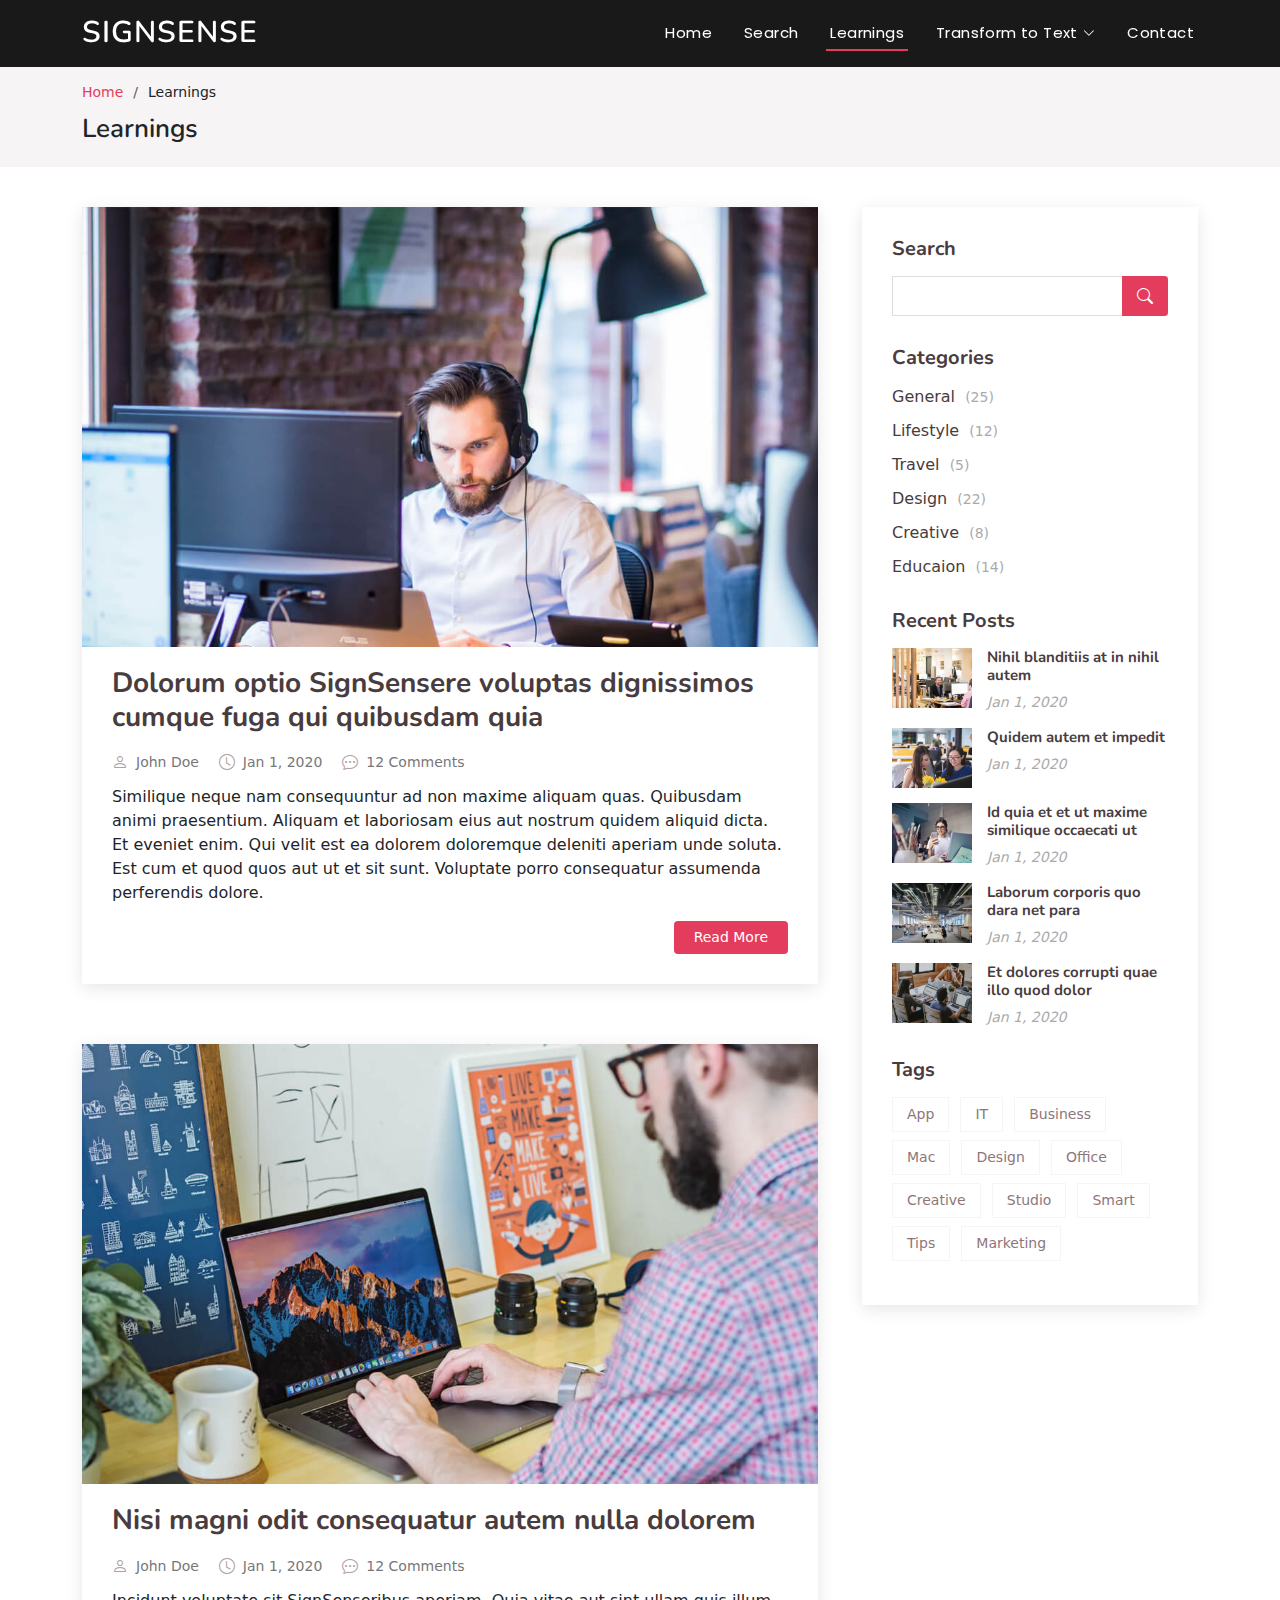
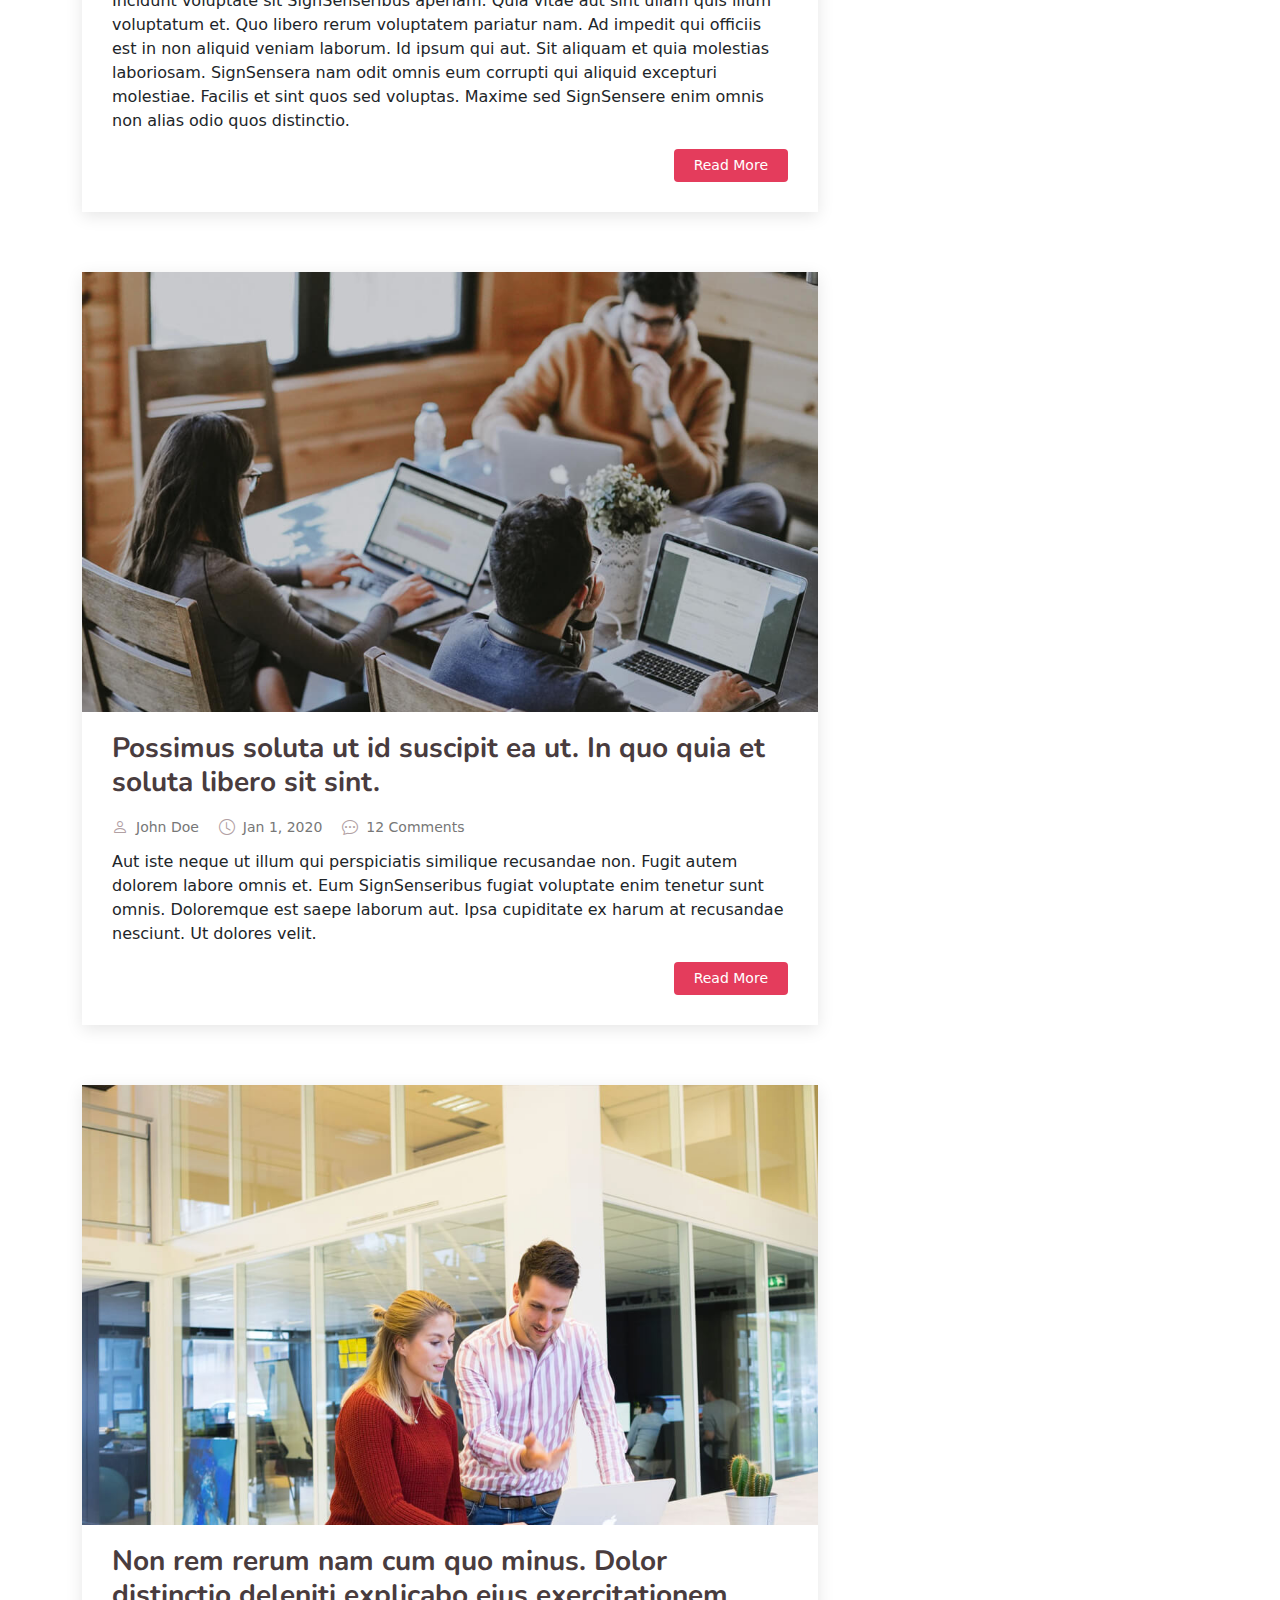
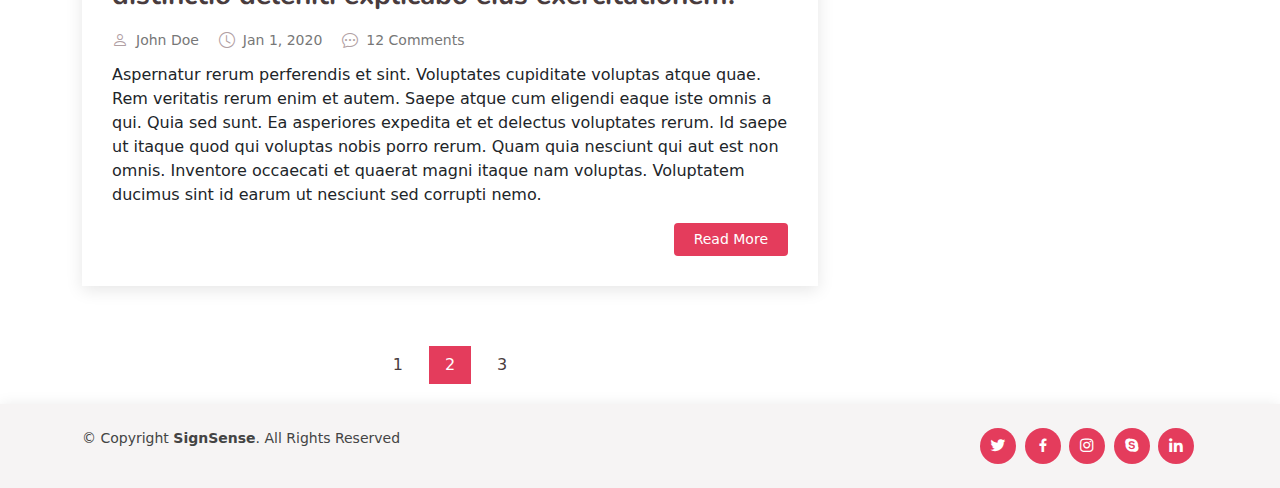
<file: blog.html>
<!DOCTYPE html>
<html lang="en">

<head>
  <meta charset="utf-8">
  <meta content="width=device-width, initial-scale=1.0" name="viewport">

  <title>Blog - SignSense Bootstrap Template</title>
  <meta content="" name="description">
  <meta content="" name="keywords">

  <!-- Favicons
  <link href="assets/img/favicon.png" rel="icon">
  <link href="assets/img/apple-touch-icon.png" rel="apple-touch-icon"> -->

  <!-- Google Fonts -->
  <link href="https://fonts.googleapis.com/css?family=Open+Sans:300,300i,400,400i,600,600i,700,700i|Nunito:300,300i,400,400i,600,600i,700,700i|Poppins:300,300i,400,400i,500,500i,600,600i,700,700i" rel="stylesheet">

  <!-- Vendor CSS Files -->
  <link href="assets/vendor/bootstrap/css/bootstrap.min.css" rel="stylesheet">
  <link href="assets/vendor/bootstrap-icons/bootstrap-icons.css" rel="stylesheet">
  <link href="assets/vendor/boxicons/css/boxicons.min.css" rel="stylesheet">
  <link href="assets/vendor/glightbox/css/glightbox.min.css" rel="stylesheet">
  <link href="assets/vendor/remixicon/remixicon.css" rel="stylesheet">
  <link href="assets/vendor/swiper/swiper-bundle.min.css" rel="stylesheet">

  <!-- Template Main CSS File -->
  <link href="assets/css/style.css" rel="stylesheet">

</head>

<body>

  <!-- ======= Header ======= -->
  <header id="header" class="fixed-top header-inner-pages">
    <div class="container d-flex align-items-center justify-content-between">

      <h1 class="logo"><a href="index.html">SignSense</a></h1>
      <!-- Uncomment below if you prefer to use an image logo -->
      <!-- <a href="index.html" class="logo"><img src="assets/img/logo.png" alt="" class="img-fluid"></a>-->

      <nav id="navbar" class="navbar">
        <ul>
          <li><a class="nav-link scrolltos" href="#hero">Home</a></li>
          <!-- <li><a class="nav-link scrollto" href="#about">About</a></li>
          <li><a class="nav-link scrollto" href="#services">Services</a></li>
          <li><a class="nav-link scrollto " href="#portfolio">Portfolio</a></li> -->
          <li><a class="nav-link scrollto" href="#pricing">Search</a></li>
          <li><a href="blog.html" class="active">Learnings</a></li>
          <li class="dropdown"><a href="#"><span>Transform to Text</span> <i class="bi bi-chevron-down"></i></a>
            <ul>
              <li><a href="details.html">Image</a></li>
              
              <li><a href="camera.html">Live Camera</a></li>
              <li><a href="details.html">Video</a></li>
            </ul>
          </li>
          <li><a class="nav-link scrollto" href="#contact">Contact</a></li>
        </ul>
        <i class="bi bi-list mobile-nav-toggle"></i>
      </nav><!-- .navbar -->

    </div>
  </header><!-- End Header -->

  <main id="main">

    <!-- ======= Breadcrumbs ======= -->
    <section id="breadcrumbs" class="breadcrumbs">
      <div class="container">

        <ol>
          <li><a href="index.html">Home</a></li>
          <li>Learnings</li>
        </ol>
        <h2>Learnings</h2>

      </div>
    </section><!-- End Breadcrumbs -->

    <!-- ======= Blog Section ======= -->
    <section id="blog" class="blog">
      <div class="container" data-aos="fade-up">

        <div class="row">

          <div class="col-lg-8 entries">

            <article class="entry">

              <div class="entry-img">
                <img src="assets/img/blog/blog-1.jpg" alt="" class="img-fluid">
              </div>

              <h2 class="entry-title">
                <a href="blog-single.html">Dolorum optio SignSensere voluptas dignissimos cumque fuga qui quibusdam quia</a>
              </h2>

              <div class="entry-meta">
                <ul>
                  <li class="d-flex align-items-center"><i class="bi bi-person"></i> <a href="blog-single.html">John Doe</a></li>
                  <li class="d-flex align-items-center"><i class="bi bi-clock"></i> <a href="blog-single.html"><time datetime="2020-01-01">Jan 1, 2020</time></a></li>
                  <li class="d-flex align-items-center"><i class="bi bi-chat-dots"></i> <a href="blog-single.html">12 Comments</a></li>
                </ul>
              </div>

              <div class="entry-content">
                <p>
                  Similique neque nam consequuntur ad non maxime aliquam quas. Quibusdam animi praesentium. Aliquam et laboriosam eius aut nostrum quidem aliquid dicta.
                  Et eveniet enim. Qui velit est ea dolorem doloremque deleniti aperiam unde soluta. Est cum et quod quos aut ut et sit sunt. Voluptate porro consequatur assumenda perferendis dolore.
                </p>
                <div class="read-more">
                  <a href="blog-single.html">Read More</a>
                </div>
              </div>

            </article><!-- End blog entry -->

            <article class="entry">

              <div class="entry-img">
                <img src="assets/img/blog/blog-2.jpg" alt="" class="img-fluid">
              </div>

              <h2 class="entry-title">
                <a href="blog-single.html">Nisi magni odit consequatur autem nulla dolorem</a>
              </h2>

              <div class="entry-meta">
                <ul>
                  <li class="d-flex align-items-center"><i class="bi bi-person"></i> <a href="blog-single.html">John Doe</a></li>
                  <li class="d-flex align-items-center"><i class="bi bi-clock"></i> <a href="blog-single.html"><time datetime="2020-01-01">Jan 1, 2020</time></a></li>
                  <li class="d-flex align-items-center"><i class="bi bi-chat-dots"></i> <a href="blog-single.html">12 Comments</a></li>
                </ul>
              </div>

              <div class="entry-content">
                <p>
                  Incidunt voluptate sit SignSenseribus aperiam. Quia vitae aut sint ullam quis illum voluptatum et. Quo libero rerum voluptatem pariatur nam.
                  Ad impedit qui officiis est in non aliquid veniam laborum. Id ipsum qui aut. Sit aliquam et quia molestias laboriosam. SignSensera nam odit omnis eum corrupti qui aliquid excepturi molestiae. Facilis et sint quos sed voluptas. Maxime sed SignSensere enim omnis non alias odio quos distinctio.
                </p>
                <div class="read-more">
                  <a href="blog-single.html">Read More</a>
                </div>
              </div>

            </article><!-- End blog entry -->

            <article class="entry">

              <div class="entry-img">
                <img src="assets/img/blog/blog-3.jpg" alt="" class="img-fluid">
              </div>

              <h2 class="entry-title">
                <a href="blog-single.html">Possimus soluta ut id suscipit ea ut. In quo quia et soluta libero sit sint.</a>
              </h2>

              <div class="entry-meta">
                <ul>
                  <li class="d-flex align-items-center"><i class="bi bi-person"></i> <a href="blog-single.html">John Doe</a></li>
                  <li class="d-flex align-items-center"><i class="bi bi-clock"></i> <a href="blog-single.html"><time datetime="2020-01-01">Jan 1, 2020</time></a></li>
                  <li class="d-flex align-items-center"><i class="bi bi-chat-dots"></i> <a href="blog-single.html">12 Comments</a></li>
                </ul>
              </div>

              <div class="entry-content">
                <p>
                  Aut iste neque ut illum qui perspiciatis similique recusandae non. Fugit autem dolorem labore omnis et. Eum SignSenseribus fugiat voluptate enim tenetur sunt omnis.
                  Doloremque est saepe laborum aut. Ipsa cupiditate ex harum at recusandae nesciunt. Ut dolores velit.
                </p>
                <div class="read-more">
                  <a href="blog-single.html">Read More</a>
                </div>
              </div>

            </article><!-- End blog entry -->

            <article class="entry">

              <div class="entry-img">
                <img src="assets/img/blog/blog-4.jpg" alt="" class="img-fluid">
              </div>

              <h2 class="entry-title">
                <a href="blog-single.html">Non rem rerum nam cum quo minus. Dolor distinctio deleniti explicabo eius exercitationem.</a>
              </h2>

              <div class="entry-meta">
                <ul>
                  <li class="d-flex align-items-center"><i class="bi bi-person"></i> <a href="blog-single.html">John Doe</a></li>
                  <li class="d-flex align-items-center"><i class="bi bi-clock"></i> <a href="blog-single.html"><time datetime="2020-01-01">Jan 1, 2020</time></a></li>
                  <li class="d-flex align-items-center"><i class="bi bi-chat-dots"></i> <a href="blog-single.html">12 Comments</a></li>
                </ul>
              </div>

              <div class="entry-content">
                <p>
                  Aspernatur rerum perferendis et sint. Voluptates cupiditate voluptas atque quae. Rem veritatis rerum enim et autem. Saepe atque cum eligendi eaque iste omnis a qui.
                  Quia sed sunt. Ea asperiores expedita et et delectus voluptates rerum. Id saepe ut itaque quod qui voluptas nobis porro rerum. Quam quia nesciunt qui aut est non omnis. Inventore occaecati et quaerat magni itaque nam voluptas. Voluptatem ducimus sint id earum ut nesciunt sed corrupti nemo.
                </p>
                <div class="read-more">
                  <a href="blog-single.html">Read More</a>
                </div>
              </div>

            </article><!-- End blog entry -->

            <div class="blog-pagination">
              <ul class="justify-content-center">
                <li><a href="#">1</a></li>
                <li class="active"><a href="#">2</a></li>
                <li><a href="#">3</a></li>
              </ul>
            </div>

          </div><!-- End blog entries list -->

          <div class="col-lg-4">

            <div class="sidebar">

              <h3 class="sidebar-title">Search</h3>
              <div class="sidebar-item search-form">
                <form action="">
                  <input type="text">
                  <button type="submit"><i class="bi bi-search"></i></button>
                </form>
              </div><!-- End sidebar search formn-->

              <h3 class="sidebar-title">Categories</h3>
              <div class="sidebar-item categories">
                <ul>
                  <li><a href="#">General <span>(25)</span></a></li>
                  <li><a href="#">Lifestyle <span>(12)</span></a></li>
                  <li><a href="#">Travel <span>(5)</span></a></li>
                  <li><a href="#">Design <span>(22)</span></a></li>
                  <li><a href="#">Creative <span>(8)</span></a></li>
                  <li><a href="#">Educaion <span>(14)</span></a></li>
                </ul>
              </div><!-- End sidebar categories-->

              <h3 class="sidebar-title">Recent Posts</h3>
              <div class="sidebar-item recent-posts">
                <div class="post-item clearfix">
                  <img src="assets/img/blog/blog-recent-1.jpg" alt="">
                  <h4><a href="blog-single.html">Nihil blanditiis at in nihil autem</a></h4>
                  <time datetime="2020-01-01">Jan 1, 2020</time>
                </div>

                <div class="post-item clearfix">
                  <img src="assets/img/blog/blog-recent-2.jpg" alt="">
                  <h4><a href="blog-single.html">Quidem autem et impedit</a></h4>
                  <time datetime="2020-01-01">Jan 1, 2020</time>
                </div>

                <div class="post-item clearfix">
                  <img src="assets/img/blog/blog-recent-3.jpg" alt="">
                  <h4><a href="blog-single.html">Id quia et et ut maxime similique occaecati ut</a></h4>
                  <time datetime="2020-01-01">Jan 1, 2020</time>
                </div>

                <div class="post-item clearfix">
                  <img src="assets/img/blog/blog-recent-4.jpg" alt="">
                  <h4><a href="blog-single.html">Laborum corporis quo dara net para</a></h4>
                  <time datetime="2020-01-01">Jan 1, 2020</time>
                </div>

                <div class="post-item clearfix">
                  <img src="assets/img/blog/blog-recent-5.jpg" alt="">
                  <h4><a href="blog-single.html">Et dolores corrupti quae illo quod dolor</a></h4>
                  <time datetime="2020-01-01">Jan 1, 2020</time>
                </div>

              </div><!-- End sidebar recent posts-->

              <h3 class="sidebar-title">Tags</h3>
              <div class="sidebar-item tags">
                <ul>
                  <li><a href="#">App</a></li>
                  <li><a href="#">IT</a></li>
                  <li><a href="#">Business</a></li>
                  <li><a href="#">Mac</a></li>
                  <li><a href="#">Design</a></li>
                  <li><a href="#">Office</a></li>
                  <li><a href="#">Creative</a></li>
                  <li><a href="#">Studio</a></li>
                  <li><a href="#">Smart</a></li>
                  <li><a href="#">Tips</a></li>
                  <li><a href="#">Marketing</a></li>
                </ul>
              </div><!-- End sidebar tags-->

            </div><!-- End sidebar -->

          </div><!-- End blog sidebar -->

        </div>

      </div>
    </section><!-- End Blog Section -->

  </main><!-- End #main -->

  <!-- ======= Footer ======= -->
  <footer id="footer">

   

    <div class="container d-md-flex py-4">

      <div class="me-md-auto text-center text-md-start">
        <div class="copyright">
          &copy; Copyright <strong><span>SignSense</span></strong>. All Rights Reserved
        </div>
       
      </div>
      <div class="social-links text-center text-md-right pt-3 pt-md-0">
        <a href="#" class="twitter"><i class="bx bxl-twitter"></i></a>
        <a href="#" class="facebook"><i class="bx bxl-facebook"></i></a>
        <a href="#" class="instagram"><i class="bx bxl-instagram"></i></a>
        <a href="#" class="google-plus"><i class="bx bxl-skype"></i></a>
        <a href="#" class="linkedin"><i class="bx bxl-linkedin"></i></a>
      </div>
    </div>
  </footer><!-- End Footer -->

  <a href="#" class="back-to-top d-flex align-items-center justify-content-center"><i class="bi bi-arrow-up-short"></i></a>

  <!-- Vendor JS Files -->
  <script src="assets/vendor/bootstrap/js/bootstrap.bundle.min.js"></script>
  <script src="assets/vendor/glightbox/js/glightbox.min.js"></script>
  <script src="assets/vendor/isotope-layout/isotope.pkgd.min.js"></script>
  <script src="assets/vendor/swiper/swiper-bundle.min.js"></script>
  <script src="assets/vendor/php-email-form/validate.js"></script>

  <!-- Template Main JS File -->
  <script src="assets/js/main.js"></script>

</body>

</html>
</file>
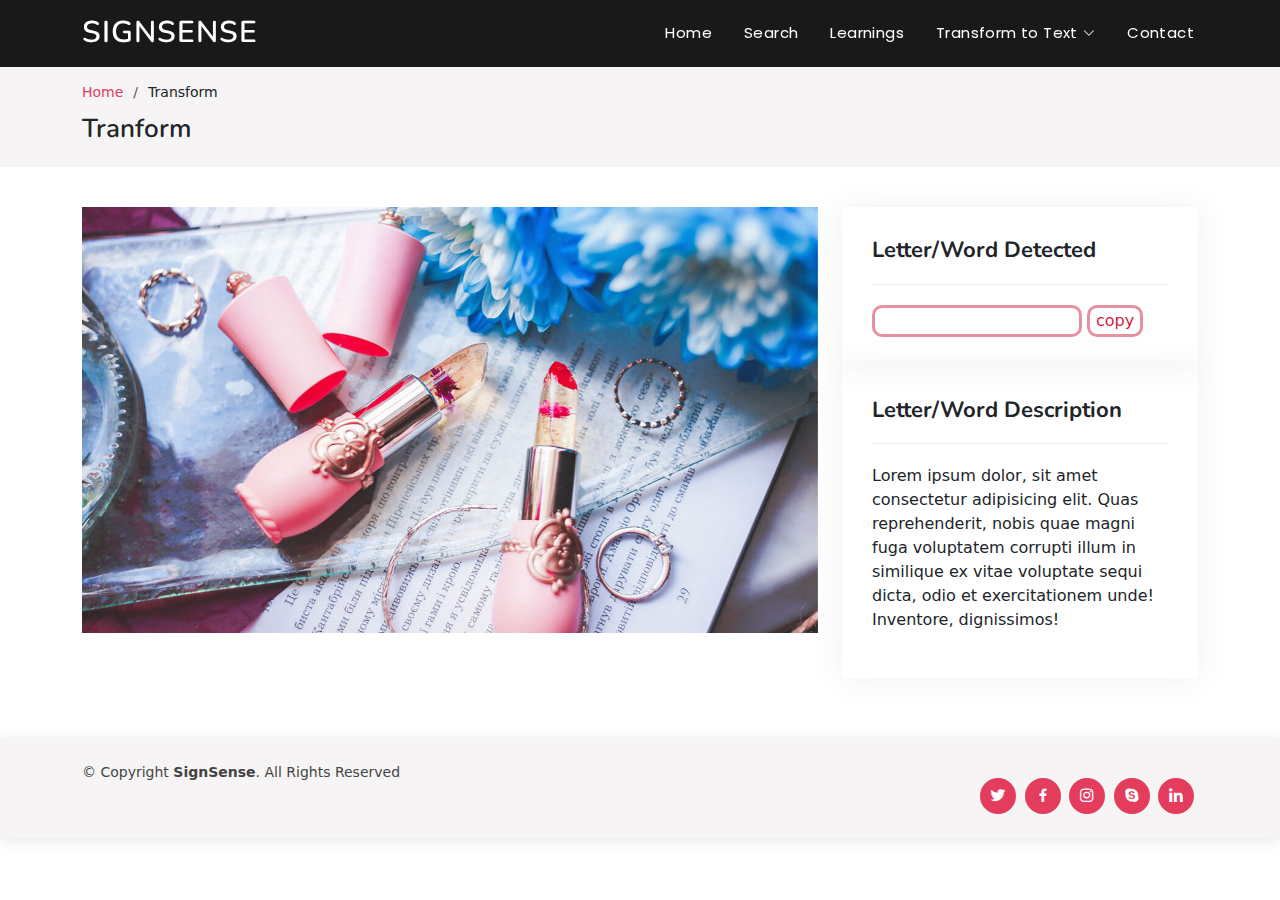
<file: camera.html>
<!DOCTYPE html>
<html lang="en">

<head>
  <meta charset="utf-8">
  <meta content="width=device-width, initial-scale=1.0" name="viewport">

  <title>live camera</title>
  <meta content="" name="description">
  <meta content="" name="keywords">

  <!-- Favicons -->
  <!-- <link href="assets/img/favicon.png" rel="icon">
  <link href="assets/img/apple-touch-icon.png" rel="apple-touch-icon"> -->

  <!-- Google Fonts -->
  <link
    href="https://fonts.googleapis.com/css?family=Open+Sans:300,300i,400,400i,600,600i,700,700i|Nunito:300,300i,400,400i,600,600i,700,700i|Poppins:300,300i,400,400i,500,500i,600,600i,700,700i"
    rel="stylesheet">

  <!-- Vendor CSS Files -->
  <link href="assets/vendor/bootstrap/css/bootstrap.min.css" rel="stylesheet">
  <link href="assets/vendor/bootstrap-icons/bootstrap-icons.css" rel="stylesheet">
  <link href="assets/vendor/boxicons/css/boxicons.min.css" rel="stylesheet">
  <link href="assets/vendor/glightbox/css/glightbox.min.css" rel="stylesheet">
  <link href="assets/vendor/remixicon/remixicon.css" rel="stylesheet">
  <link href="assets/vendor/swiper/swiper-bundle.min.css" rel="stylesheet">

  <!-- Template Main CSS File -->
  <link href="assets/css/style.css" rel="stylesheet">

</head>

<body>

  <!-- ======= Header ======= -->
  <header id="header" class="fixed-top header-inner-pages">
    <div class="container d-flex align-items-center justify-content-between">

      <h1 class="logo"><a href="index.html">SignSense</a></h1>
      <!-- Uncomment below if you prefer to use an image logo -->
      <!-- <a href="index.html" class="logo"><img src="assets/img/logo.png" alt="" class="img-fluid"></a>-->

      <nav id="navbar" class="navbar">
        <ul>
          <li><a class="nav-link scrollto" href="#hero">Home</a></li>
          <!-- <li><a class="nav-link scrollto" href="#about">About</a></li>
          <li><a class="nav-link scrollto" href="#services">Services</a></li>
          <li><a class="nav-link scrollto " href="#portfolio">Portfolio</a></li> -->
          <li><a class="nav-link scrollto" href="#pricing">Search</a></li>
          <li><a href="blog.html">Learnings</a></li>
          <li class="dropdown active"><a href="#"><span>Transform to Text</span> <i class="bi bi-chevron-down"></i></a>
            <ul>
                <li><a href="details.html">Image</a></li>
                <li><a href="camera.html">Live Camera</a></li>
                <li><a href="details.html">Video</a></li>
            </ul>
          </li>
          <li><a class="nav-link scrollto" href="#contact">Contact</a></li>
        </ul>
        <i class="bi bi-list mobile-nav-toggle"></i>
      </nav><!-- .navbar -->

    </div>
  </header><!-- End Header -->

  <main id="main">

    <!-- ======= Breadcrumbs ======= -->
    <section id="breadcrumbs" class="breadcrumbs">
      <div class="container">

        <ol>
          <li><a href="index.html">Home</a></li>
          <li>Transform</li>
        </ol>
        <h2>Tranform</h2>

      </div>
    </section><!-- End Breadcrumbs -->

    <!-- ======= Portfolio Details Section ======= -->
    <section id="portfolio-details" class="portfolio-details">
      <div class="container">

        <div class="row gy-4">

          <div class="col-lg-8">
            <div class="portfolio-details-slider swiper">
             

              <div class="swiper-slide">
                <img src="assets/img/portfolio/portfolio-details-3.jpg" alt="">
              </div>

              <div class="swiper-pagination"></div>
            </div>
          </div>

          <div class="col-lg-4">
            <div class="portfolio-info">
              <h3>Letter/Word Detected</h3>
              <div class="copy-field">
                <input type="text" class="">
                <button class="copy-btn">copy</button>
              </div>
            </div>
            <div class="portfolio-info">
              <h3>Letter/Word Description</h3>
              <p>Lorem ipsum dolor, sit amet consectetur adipisicing elit. Quas reprehenderit, nobis quae magni fuga
                voluptatem corrupti illum in similique ex vitae voluptate sequi dicta, odio et exercitationem unde!
                Inventore, dignissimos!</p>
            </div>
          </div>

        </div>

      </div>
    </section>
    <!-- End Portfolio Details Section -->

  </main><!-- End #main -->

  <!-- ======= Footer ======= -->
  <footer id="footer" class="port_footer">
    <div class="container d-md-flex py-4">

      <div class="me-md-auto text-center text-md-start">
        <div class="copyright">
          &copy; Copyright <strong><span>SignSense</span></strong>. All Rights Reserved
        </div>

      </div>
      <div class="social-links text-center text-md-right pt-3 pt-md-6">
        <a href="#" class="twitter"><i class="bx bxl-twitter"></i></a>
        <a href="#" class="facebook"><i class="bx bxl-facebook"></i></a>
        <a href="#" class="instagram"><i class="bx bxl-instagram"></i></a>
        <a href="#" class="google-plus"><i class="bx bxl-skype"></i></a>
        <a href="#" class="linkedin"><i class="bx bxl-linkedin"></i></a>
      </div>
    </div>
  </footer><!-- End Footer -->

  <a href="#" class="back-to-top d-flex align-items-center justify-content-center"><i
      class="bi bi-arrow-up-short"></i></a>

  <!-- Vendor JS Files -->
  <script src="assets/vendor/bootstrap/js/bootstrap.bundle.min.js"></script>
  <script src="assets/vendor/glightbox/js/glightbox.min.js"></script>
  <script src="assets/vendor/isotope-layout/isotope.pkgd.min.js"></script>
  <script src="assets/vendor/swiper/swiper-bundle.min.js"></script>
  <script src="assets/vendor/php-email-form/validate.js"></script>

  <!-- Template Main JS File -->
  <script src="assets/js/main.js"></script>

</body>

</html>
</file>
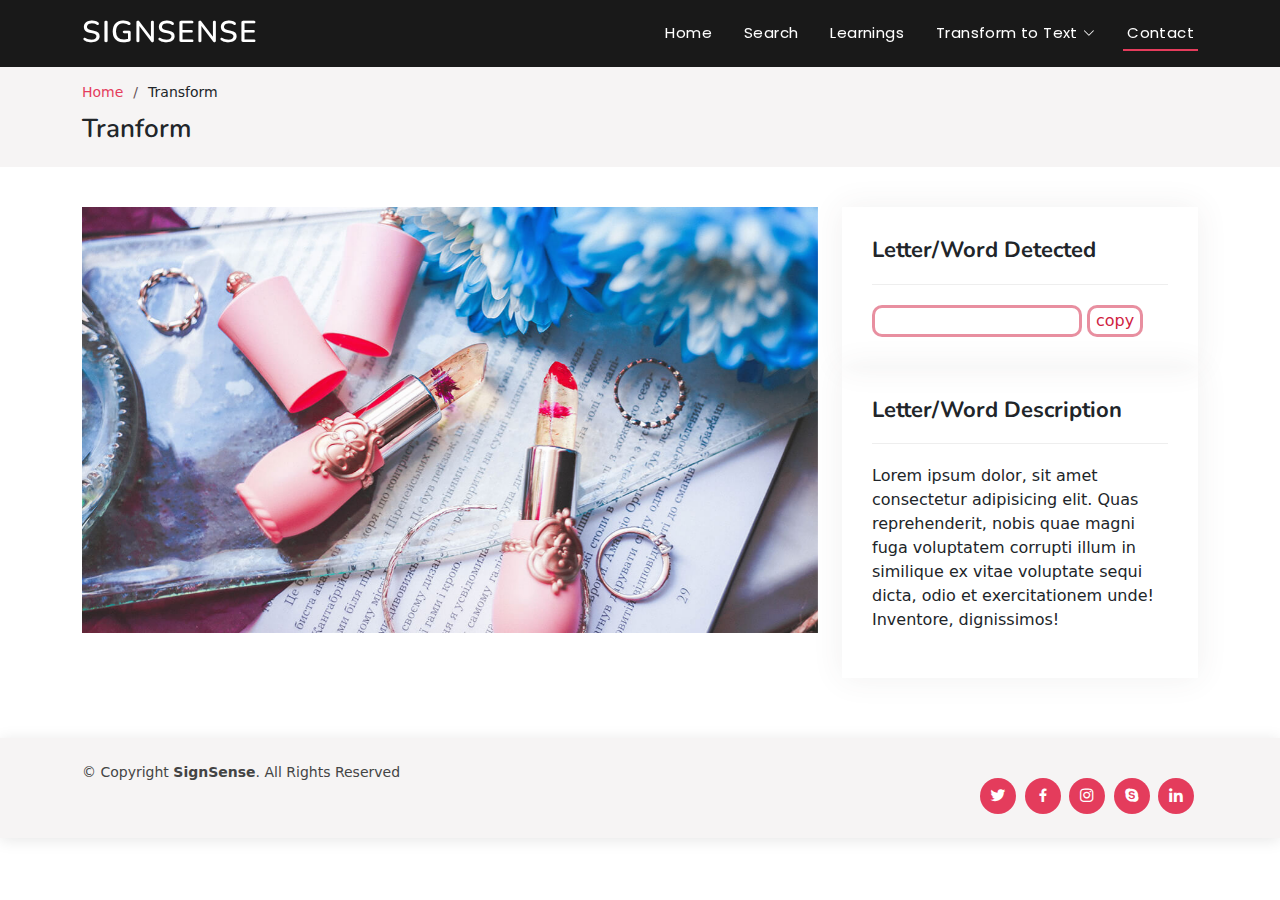
<file: contact.html>
<!DOCTYPE html>
<html lang="en">

<head>
  <meta charset="utf-8">
  <meta content="width=device-width, initial-scale=1.0" name="viewport">

  <title>Details</title>
  <meta content="" name="description">
  <meta content="" name="keywords">

  <!-- Favicons -->
  <!-- <link href="assets/img/favicon.png" rel="icon">
  <link href="assets/img/apple-touch-icon.png" rel="apple-touch-icon"> -->

  <!-- Google Fonts -->
  <link
    href="https://fonts.googleapis.com/css?family=Open+Sans:300,300i,400,400i,600,600i,700,700i|Nunito:300,300i,400,400i,600,600i,700,700i|Poppins:300,300i,400,400i,500,500i,600,600i,700,700i"
    rel="stylesheet">

  <!-- Vendor CSS Files -->
  <link href="assets/vendor/bootstrap/css/bootstrap.min.css" rel="stylesheet">
  <link href="assets/vendor/bootstrap-icons/bootstrap-icons.css" rel="stylesheet">
  <link href="assets/vendor/boxicons/css/boxicons.min.css" rel="stylesheet">
  <link href="assets/vendor/glightbox/css/glightbox.min.css" rel="stylesheet">
  <link href="assets/vendor/remixicon/remixicon.css" rel="stylesheet">
  <link href="assets/vendor/swiper/swiper-bundle.min.css" rel="stylesheet">

  <!-- Template Main CSS File -->
  <link href="assets/css/style.css" rel="stylesheet">

</head>

<body>

  <!-- ======= Header ======= -->
  <header id="header" class="fixed-top header-inner-pages">
    <div class="container d-flex align-items-center justify-content-between">

      <h1 class="logo"><a href="index.html">SignSense</a></h1>
      <!-- Uncomment below if you prefer to use an image logo -->
      <!-- <a href="index.html" class="logo"><img src="assets/img/logo.png" alt="" class="img-fluid"></a>-->

      <nav id="navbar" class="navbar">
        <ul>
          <li><a class="nav-link scrollto" href="#hero">Home</a></li>
          <!-- <li><a class="nav-link scrollto" href="#about">About</a></li>
          <li><a class="nav-link scrollto" href="#services">Services</a></li>
          <li><a class="nav-link scrollto " href="#portfolio">Portfolio</a></li> -->
          <li><a class="nav-link scrollto" href="#pricing">Search</a></li>
          <li><a href="blog.html">Learnings</a></li>
          <li class="dropdown active"><a href="#"><span>Transform to Text</span> <i class="bi bi-chevron-down"></i></a>
            <ul>
              <li><a href="details.html">Image</a></li>
              
              <li><a href="camera.html">Live Camera</a></li>
              <li><a href="details.html">Video</a></li>
            </ul>
          </li>
          <li><a class="nav-link scrollto active" >Contact</a></li>
        </ul>
        <i class="bi bi-list mobile-nav-toggle"></i>
      </nav><!-- .navbar -->

    </div>
  </header><!-- End Header -->

  <main id="main">

    <!-- ======= Breadcrumbs ======= -->
    <section id="breadcrumbs" class="breadcrumbs">
      <div class="container">

        <ol>
          <li><a href="index.html">Home</a></li>
          <li>Transform</li>
        </ol>
        <h2>Tranform</h2>

      </div>
    </section><!-- End Breadcrumbs -->

    <!-- ======= Portfolio Details Section ======= -->
    <section id="portfolio-details" class="portfolio-details">
      <div class="container">

        <div class="row gy-4">

          <div class="col-lg-8">
            <div class="portfolio-details-slider swiper">
              <!-- <div class="swiper-wrapper align-items-center"> -->

              <!-- <div class="swiper-slide">
                  <img src="assets/img/portfolio/portfolio-details-1.jpg" alt="">
                </div>

                <div class="swiper-slide">
                  <img src="assets/img/portfolio/portfolio-details-2.jpg" alt="">
                </div> -->

              <div class="swiper-slide">
                <img src="assets/img/portfolio/portfolio-details-3.jpg" alt="">
              </div>

              <!-- </div> -->
              <div class="swiper-pagination"></div>
            </div>
          </div>

          <div class="col-lg-4">
            <div class="portfolio-info">
              <h3>Letter/Word Detected</h3>
              <div class="copy-field">
                <input type="text" class="">
                <button class="copy-btn">copy</button>
              </div>
            </div>
            <div class="portfolio-info">
              <h3>Letter/Word Description</h3>
              <p>Lorem ipsum dolor, sit amet consectetur adipisicing elit. Quas reprehenderit, nobis quae magni fuga
                voluptatem corrupti illum in similique ex vitae voluptate sequi dicta, odio et exercitationem unde!
                Inventore, dignissimos!</p>
            </div>
          </div>

        </div>

      </div>
    </section>
    <!-- End Portfolio Details Section -->

  </main><!-- End #main -->

  <!-- ======= Footer ======= -->
  <footer id="footer" class="port_footer">
    <div class="container d-md-flex py-4">

      <div class="me-md-auto text-center text-md-start">
        <div class="copyright">
          &copy; Copyright <strong><span>SignSense</span></strong>. All Rights Reserved
        </div>

      </div>
      <div class="social-links text-center text-md-right pt-3 pt-md-6">
        <a href="#" class="twitter"><i class="bx bxl-twitter"></i></a>
        <a href="#" class="facebook"><i class="bx bxl-facebook"></i></a>
        <a href="#" class="instagram"><i class="bx bxl-instagram"></i></a>
        <a href="#" class="google-plus"><i class="bx bxl-skype"></i></a>
        <a href="#" class="linkedin"><i class="bx bxl-linkedin"></i></a>
      </div>
    </div>
  </footer><!-- End Footer -->

  <a href="#" class="back-to-top d-flex align-items-center justify-content-center"><i
      class="bi bi-arrow-up-short"></i></a>

  <!-- Vendor JS Files -->
  <script src="assets/vendor/bootstrap/js/bootstrap.bundle.min.js"></script>
  <script src="assets/vendor/glightbox/js/glightbox.min.js"></script>
  <script src="assets/vendor/isotope-layout/isotope.pkgd.min.js"></script>
  <script src="assets/vendor/swiper/swiper-bundle.min.js"></script>
  <script src="assets/vendor/php-email-form/validate.js"></script>

  <!-- Template Main JS File -->
  <script src="assets/js/main.js"></script>

</body>

</html>
</file>
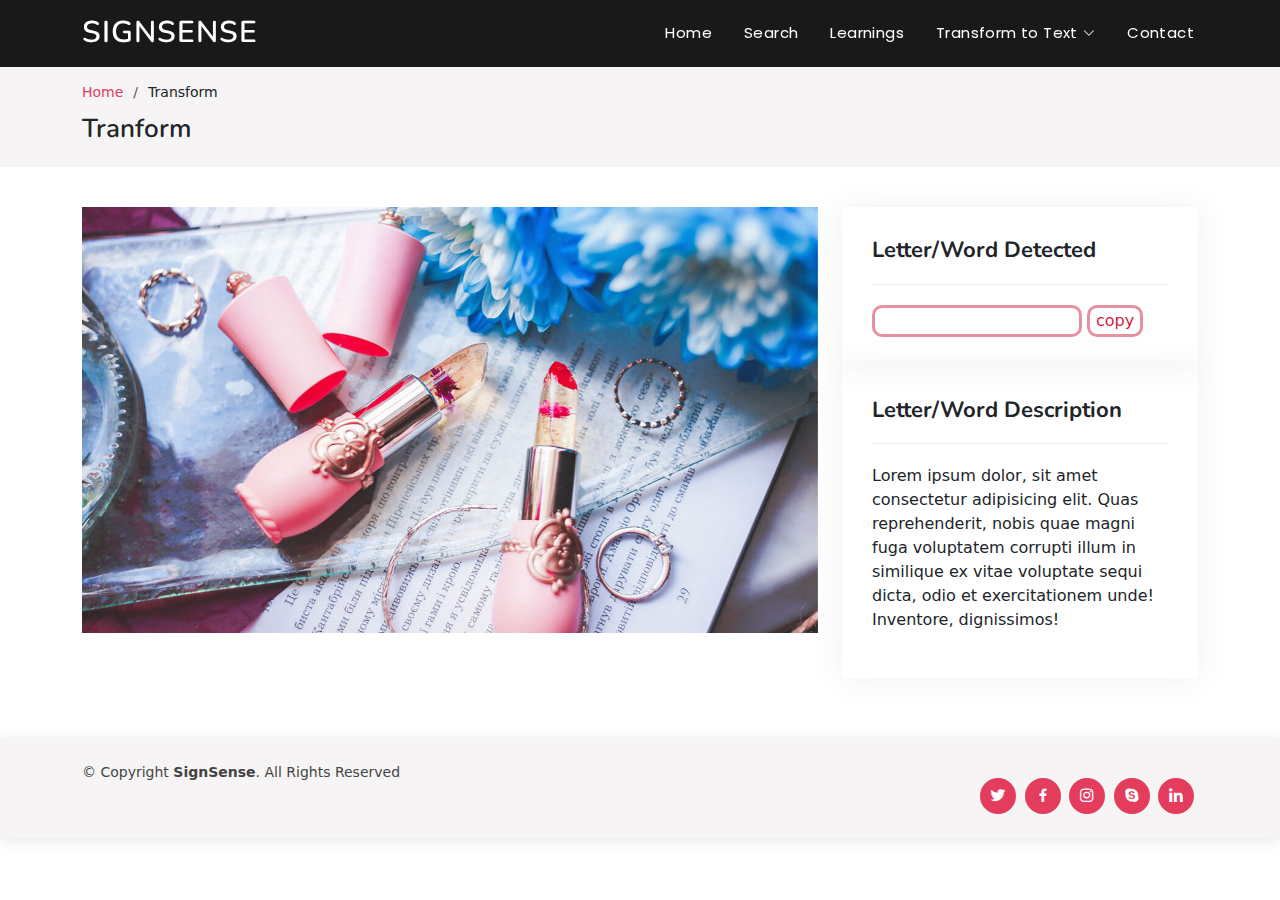
<file: details.html>
<!DOCTYPE html>
<html lang="en">

<head>
  <meta charset="utf-8">
  <meta content="width=device-width, initial-scale=1.0" name="viewport">

  <title>Details</title>
  <meta content="" name="description">
  <meta content="" name="keywords">

  <!-- Favicons -->
  <!-- <link href="assets/img/favicon.png" rel="icon">
  <link href="assets/img/apple-touch-icon.png" rel="apple-touch-icon"> -->

  <!-- Google Fonts -->
  <link
    href="https://fonts.googleapis.com/css?family=Open+Sans:300,300i,400,400i,600,600i,700,700i|Nunito:300,300i,400,400i,600,600i,700,700i|Poppins:300,300i,400,400i,500,500i,600,600i,700,700i"
    rel="stylesheet">

  <!-- Vendor CSS Files -->
  <link href="assets/vendor/bootstrap/css/bootstrap.min.css" rel="stylesheet">
  <link href="assets/vendor/bootstrap-icons/bootstrap-icons.css" rel="stylesheet">
  <link href="assets/vendor/boxicons/css/boxicons.min.css" rel="stylesheet">
  <link href="assets/vendor/glightbox/css/glightbox.min.css" rel="stylesheet">
  <link href="assets/vendor/remixicon/remixicon.css" rel="stylesheet">
  <link href="assets/vendor/swiper/swiper-bundle.min.css" rel="stylesheet">

  <!-- Template Main CSS File -->
  <link href="assets/css/style.css" rel="stylesheet">

</head>

<body>

  <!-- ======= Header ======= -->
  <header id="header" class="fixed-top header-inner-pages">
    <div class="container d-flex align-items-center justify-content-between">

      <h1 class="logo"><a href="index.html">SignSense</a></h1>
      <!-- Uncomment below if you prefer to use an image logo -->
      <!-- <a href="index.html" class="logo"><img src="assets/img/logo.png" alt="" class="img-fluid"></a>-->

      <nav id="navbar" class="navbar">
        <ul>
          <li><a class="nav-link scrollto" href="#hero">Home</a></li>
          <!-- <li><a class="nav-link scrollto" href="#about">About</a></li>
          <li><a class="nav-link scrollto" href="#services">Services</a></li>
          <li><a class="nav-link scrollto " href="#portfolio">Portfolio</a></li> -->
          <li><a class="nav-link scrollto" href="#pricing">Search</a></li>
          <li><a href="blog.html">Learnings</a></li>
          <li class="dropdown active"><a href="#"><span>Transform to Text</span> <i class="bi bi-chevron-down"></i></a>
            <ul>
              <li><a href="details.html">Image</a></li>
              
              <li><a href="camera.html">Live Camera</a></li>
              <li><a href="details.html">Video</a></li>
            </ul>
          </li>
          <li><a class="nav-link scrollto" href="#contact">Contact</a></li>
        </ul>
        <i class="bi bi-list mobile-nav-toggle"></i>
      </nav><!-- .navbar -->

    </div>
  </header><!-- End Header -->

  <main id="main">

    <!-- ======= Breadcrumbs ======= -->
    <section id="breadcrumbs" class="breadcrumbs">
      <div class="container">

        <ol>
          <li><a href="index.html">Home</a></li>
          <li>Transform</li>
        </ol>
        <h2>Tranform</h2>

      </div>
    </section><!-- End Breadcrumbs -->

    <!-- ======= Portfolio Details Section ======= -->
    <section id="portfolio-details" class="portfolio-details">
      <div class="container">

        <div class="row gy-4">

          <div class="col-lg-8">
            <div class="portfolio-details-slider swiper">
              <!-- <div class="swiper-wrapper align-items-center"> -->

              <!-- <div class="swiper-slide">
                  <img src="assets/img/portfolio/portfolio-details-1.jpg" alt="">
                </div>

                <div class="swiper-slide">
                  <img src="assets/img/portfolio/portfolio-details-2.jpg" alt="">
                </div> -->

              <div class="swiper-slide">
                <img src="assets/img/portfolio/portfolio-details-3.jpg" alt="">
              </div>

              <!-- </div> -->
              <div class="swiper-pagination"></div>
            </div>
          </div>

          <div class="col-lg-4">
            <div class="portfolio-info">
              <h3>Letter/Word Detected</h3>
              <div class="copy-field">
                <input type="text" class="">
                <button class="copy-btn">copy</button>
              </div>
            </div>
            <div class="portfolio-info">
              <h3>Letter/Word Description</h3>
              <p>Lorem ipsum dolor, sit amet consectetur adipisicing elit. Quas reprehenderit, nobis quae magni fuga
                voluptatem corrupti illum in similique ex vitae voluptate sequi dicta, odio et exercitationem unde!
                Inventore, dignissimos!</p>
            </div>
          </div>

        </div>

      </div>
    </section>
    <!-- End Portfolio Details Section -->

  </main><!-- End #main -->

  <!-- ======= Footer ======= -->
  <footer id="footer" class="port_footer">
    <div class="container d-md-flex py-4">

      <div class="me-md-auto text-center text-md-start">
        <div class="copyright">
          &copy; Copyright <strong><span>SignSense</span></strong>. All Rights Reserved
        </div>

      </div>
      <div class="social-links text-center text-md-right pt-3 pt-md-6">
        <a href="#" class="twitter"><i class="bx bxl-twitter"></i></a>
        <a href="#" class="facebook"><i class="bx bxl-facebook"></i></a>
        <a href="#" class="instagram"><i class="bx bxl-instagram"></i></a>
        <a href="#" class="google-plus"><i class="bx bxl-skype"></i></a>
        <a href="#" class="linkedin"><i class="bx bxl-linkedin"></i></a>
      </div>
    </div>
  </footer><!-- End Footer -->

  <a href="#" class="back-to-top d-flex align-items-center justify-content-center"><i
      class="bi bi-arrow-up-short"></i></a>

  <!-- Vendor JS Files -->
  <script src="assets/vendor/bootstrap/js/bootstrap.bundle.min.js"></script>
  <script src="assets/vendor/glightbox/js/glightbox.min.js"></script>
  <script src="assets/vendor/isotope-layout/isotope.pkgd.min.js"></script>
  <script src="assets/vendor/swiper/swiper-bundle.min.js"></script>
  <script src="assets/vendor/php-email-form/validate.js"></script>

  <!-- Template Main JS File -->
  <script src="assets/js/main.js"></script>

</body>

</html>
</file>
<file: assets/css/style.css>
--------------------------------------------------------------*/
body {
  font-family: "poppins", sans-serif;
  color: #444444;
}

a {
  color: #e43c5c;
  text-decoration: none;
}

a:hover {
  color: #ea6981;
  text-decoration: none;
}

h1,
h2,
h3,
h4,
h5,
h6 {
  font-family: "Nunito", sans-serif;
}

/*--------------------------------------------------------------
# Back to top button
--------------------------------------------------------------*/
.back-to-top {
  position: fixed;
  visibility: hidden;
  opacity: 0;
  right: 15px;
  bottom: 15px;
  z-index: 996;
  background: #e43c5c;
  width: 40px;
  height: 40px;
  border-radius: 50px;
  transition: all 0.4s;
}

.back-to-top i {
  font-size: 28px;
  color: #fff;
  line-height: 0;
}

.back-to-top:hover {
  background: #e9607a;
  color: #fff;
}

.back-to-top.active {
  visibility: visible;
  opacity: 1;
}

/*--------------------------------------------------------------
# Header
--------------------------------------------------------------*/
#header {
  transition: all 0.5s;
  z-index: 997;
  padding: 20px 0;
}

#header .logo {
  font-size: 30px;
  margin: 0;
  padding: 0;
  line-height: 1;
  font-weight: 600;
  letter-spacing: 1px;
  text-transform: uppercase;
}

#header .logo a {
  color: #fff;
}

#header .logo img {
  max-height: 40px;
}

#header.header-scrolled,
#header.header-inner-pages {
  background: rgba(0, 0, 0, 0.9);
  padding: 12px 0;
}

/*--------------------------------------------------------------
# Navigation Menu
--------------------------------------------------------------*/
/**
* Desktop Navigation 
*/
.navbar {
  padding: 0;
}

.navbar ul {
  margin: 0;
  padding: 0;
  display: flex;
  list-style: none;
  align-items: center;
}

.navbar li {
  position: relative;
}

.navbar>ul>li {
  white-space: nowrap;
  padding: 10px 0 10px 24px;
}

.navbar a,
.navbar a:focus {
  display: flex;
  align-items: center;
  justify-content: space-between;
  font-family: "Poppins", sans-serif;
  color: #fff;
  font-size: 15px;
  padding: 0 4px;
  white-space: nowrap;
  transition: 0.3s;
  letter-spacing: 0.4px;
  position: relative;
}

.navbar a i,
.navbar a:focus i {
  font-size: 12px;
  line-height: 0;
  margin-left: 5px;
}

.navbar>ul>li>a:before {
  content: "";
  position: absolute;
  width: 100%;
  height: 2px;
  bottom: -6px;
  left: 0;
  background-color: #e43c5c;
  visibility: hidden;
  transform: scaleX(0);
  transition: all 0.3s ease-in-out 0s;
}

.navbar a:hover:before,
.navbar li:hover>a:before,
.navbar .active:before {
  visibility: visible;
  transform: scaleX(1);
}

.navbar a:hover,
.navbar .active,
.navbar .active:focus,
.navbar li:hover>a {
  color: #fff;
}

.navbar .dropdown ul {
  display: block;
  position: absolute;
  left: 24px;
  top: calc(100% + 30px);
  margin: 0;
  padding: 10px 0;
  z-index: 99;
  opacity: 0;
  visibility: hidden;
  background: #fff;
  box-shadow: 0px 0px 30px rgba(127, 137, 161, 0.25);
  transition: 0.3s;
}

.navbar .dropdown ul li {
  min-width: 200px;
}

.navbar .dropdown ul a {
  padding: 10px 20px;
  font-size: 14px;
  text-transform: none;
  color: #493c3e;
}

.navbar .dropdown ul a i {
  font-size: 12px;
}

.navbar .dropdown ul a:hover,
.navbar .dropdown ul .active:hover,
.navbar .dropdown ul li:hover>a {
  color: #e43c5c;
}

.navbar .dropdown:hover>ul {
  opacity: 1;
  top: 100%;
  visibility: visible;
}

.navbar .dropdown .dropdown ul {
  top: 0;
  left: calc(100% - 30px);
  visibility: hidden;
}

.navbar .dropdown .dropdown:hover>ul {
  opacity: 1;
  top: 0;
  left: 100%;
  visibility: visible;
}

@media (max-width: 1366px) {
  .navbar .dropdown .dropdown ul {
    left: -90%;
  }

  .navbar .dropdown .dropdown:hover>ul {
    left: -100%;
  }
}

/**
* Mobile Navigation 
*/
.mobile-nav-toggle {
  color: #fff;
  font-size: 28px;
  cursor: pointer;
  display: none;
  line-height: 0;
  transition: 0.5s;
}

@media (max-width: 991px) {
  .mobile-nav-toggle {
    display: block;
  }

  .navbar ul {
    display: none;
  }
}

.navbar-mobile {
  position: fixed;
  overflow: hidden;
  top: 0;
  right: 0;
  left: 0;
  bottom: 0;
  background: rgba(45, 37, 38, 0.9);
  transition: 0.3s;
  z-index: 999;
}

.navbar-mobile .mobile-nav-toggle {
  position: absolute;
  top: 15px;
  right: 15px;
}

.navbar-mobile ul {
  display: block;
  position: absolute;
  top: 55px;
  right: 15px;
  bottom: 15px;
  left: 15px;
  padding: 10px 0;
  background-color: #fff;
  overflow-y: auto;
  transition: 0.3s;
}

.navbar-mobile>ul>li {
  padding: 0;
}

.navbar-mobile a:hover:before,
.navbar-mobile li:hover>a:before,
.navbar-mobile .active:before {
  visibility: hidden;
}

.navbar-mobile a,
.navbar-mobile a:focus {
  padding: 10px 20px;
  font-size: 15px;
  color: #493c3e;
}

.navbar-mobile a:hover,
.navbar-mobile .active,
.navbar-mobile li:hover>a {
  color: #e43c5c;
}

.navbar-mobile .getstarted,
.navbar-mobile .getstarted:focus {
  margin: 15px;
}

.navbar-mobile .dropdown ul {
  position: static;
  display: none;
  margin: 10px 20px;
  padding: 10px 0;
  z-index: 99;
  opacity: 1;
  visibility: visible;
  background: #fff;
  box-shadow: 0px 0px 30px rgba(127, 137, 161, 0.25);
}

.navbar-mobile .dropdown ul li {
  min-width: 200px;
}

.navbar-mobile .dropdown ul a {
  padding: 10px 20px;
}

.navbar-mobile .dropdown ul a i {
  font-size: 12px;
}

.navbar-mobile .dropdown ul a:hover,
.navbar-mobile .dropdown ul .active:hover,
.navbar-mobile .dropdown ul li:hover>a {
  color: #e43c5c;
}

.navbar-mobile .dropdown>.dropdown-active {
  display: block;
}

/*--------------------------------------------------------------
# Hero Section
--------------------------------------------------------------*/
#hero {
  width: 100%;
  height: 100vh;
  background: url("../img/Untitled\ design\(1\).png") top center;
  background-size: cover;
  position: relative;
}

#hero:before {
  content: "";
  background: rgba(0, 0, 0, 0.7);
  position: absolute;
  bottom: 0;
  top: 0;
  left: 0;
  right: 0;
}

#hero .hero-container {
  position: absolute;
  bottom: 0;
  top: 0;
  left: 0;
  right: 0;
  display: flex;
  justify-content: center;
  align-items: center;
  flex-direction: column;
  text-align: center;
  padding: 0 15px;
}

#hero h3 {
  background: rgba(255, 255, 255, 0.1);
  color: #fff;
  font-size: 26px;
  padding: 10px 30px;
  margin-bottom: 30px;
  border-radius: 50px;
}

#hero h1 {
  margin: 0 0 10px 0;
  font-size: 48px;
  font-weight: 700;
  line-height: 56px;
  text-transform: uppercase;
  color: #fff;
}

#hero h2 {
  color: #eee;
  margin-bottom: 40px;
  font-size: 24px;
}

#hero .btn-get-started {
  font-family: "Poppins", sans-serif;
  text-transform: uppercase;
  font-weight: 400;
  font-size: 13px;
  letter-spacing: 1px;
  display: inline-block;
  padding: 8px 30px 9px 30px;
  border-radius: 50px;
  transition: 0.5s;
  border: 2px solid #fff;
  color: #fff;
}

#hero .btn-get-started:hover {
  background: #e43c5c;
  border: 2px solid #e43c5c;
}

@media (min-width: 1024px) {
  #hero {
    background-attachment: fixed;
  }
}

@media (max-width: 768px) {
  #hero h3 {
    font-size: 22px;
  }

  #hero h1 {
    font-size: 28px;
    line-height: 36px;
  }

  #hero h2 {
    font-size: 18px;
    line-height: 24px;
    margin-bottom: 30px;
  }
}

@media (max-height: 500px) {
  #hero {
    height: 150vh;
  }
}

/*--------------------------------------------------------------
# Sections General
--------------------------------------------------------------*/
section {
  padding: 60px 0;
  overflow: hidden;
}

.section-bg {
  background-color: white;
}

.section-title {
  text-align: center;
  padding-bottom: 30px;
}

.section-title h2 {
  font-size: 13px;
  letter-spacing: 1px;
  font-weight: 700;
  padding: 8px 20px;
  line-height: 1;
  margin: 0;
  background: #fdeff2;
  color: #e43c5c;
  display: inline-block;
  text-transform: uppercase;
  border-radius: 50px;
}

.section-title h3 {
  margin: 15px 0 0 0;
  font-size: 32px;
  font-weight: 700;
}

.section-title h3 span {
  color: #e43c5c;
}

.section-title p {
  margin: 15px auto 0 auto;
  font-weight: 600;
}

@media (min-width: 1024px) {
  .section-title p {
    width: 50%;
  }
}

/*--------------------------------------------------------------
# About
--------------------------------------------------------------*/
.about .content h3 {
  font-weight: 600;
  font-size: 26px;
}

.about .content ul {
  list-style: none;
  padding: 0;
}

.about .content ul li {
  padding-left: 28px;
  position: relative;
}

.about .content ul li+li {
  margin-top: 10px;
}

.about .content ul i {
  position: absolute;
  left: 0;
  top: 2px;
  font-size: 20px;
  color: #e43c5c;
  line-height: 1;
}

.about .content p:last-child {
  margin-bottom: 0;
}

.about .content .btn-learn-more {
  font-family: "Nunito", sans-serif;
  font-weight: 600;
  font-size: 14px;
  letter-spacing: 1px;
  display: inline-block;
  padding: 12px 32px;
  border-radius: 50px;
  transition: 0.3s;
  line-height: 1;
  color: #e43c5c;
  animation-delay: 0.8s;
  margin-top: 6px;
  border: 2px solid #e43c5c;
}

.about .content .btn-learn-more:hover {
  background: #e43c5c;
  color: #fff;
  text-decoration: none;
}

/*--------------------------------------------------------------
# Services
--------------------------------------------------------------*/
.services {
  padding-bottom: 30px;
}

.services .icon-box {
  padding: 60px 30px;
  position: relative;
  overflow: hidden;
  background: #fff;
  box-shadow: 2px 0 35px 0 rgba(68, 88, 144, 0.12);
  transition: all 0.3s ease-in-out;
  border-radius: 8px;
  z-index: 1;
  text-align: center;
}

.services .icon-box::before {
  content: "";
  position: absolute;
  background: #fdeff2;
  right: 0;
  left: 0;
  bottom: 0;
  top: 100%;
  transition: all 0.4s;
  z-index: -1;
}

.services .icon-box:hover::before {
  background: #e43c5c;
  top: 0;
  border-radius: 0px;
}

.services .icon {
  margin-bottom: 15px;
}

.services .icon i {
  font-size: 48px;
  line-height: 1;
  color: #e43c5c;
  transition: all 0.3s ease-in-out;
}

.services .title {
  font-weight: 700;
  margin-bottom: 15px;
  font-size: 18px;
}

.services .title a {
  color: #111;
}

.services .description {
  font-size: 15px;
  line-height: 28px;
  margin-bottom: 0;
}

.services .icon-box:hover .title a,
.services .icon-box:hover .description {
  color: #fff;
}

.services .icon-box:hover .icon i {
  color: #fff;
}

/*--------------------------------------------------------------
# Features
--------------------------------------------------------------*/
.features {
  padding-top: 20px;
}

.features .icon-box {
  display: flex;
  align-items: center;
  padding: 20px;
  transition: ease-in-out 0.3s;
  box-shadow: 2px 0 35px 0 rgba(68, 88, 144, 0.12);
}

.features .icon-box i {
  font-size: 32px;
  padding-right: 10px;
  line-height: 1;
}

.features .icon-box h3 {
  font-weight: 700;
  margin: 0;
  padding: 0;
  line-height: 1;
  font-size: 16px;
}

.features .icon-box h3 a {
  color: #493c3e;
  transition: ease-in-out 0.3s;
}

.features .icon-box:hover a {
  color: #e43c5c;
}

/*--------------------------------------------------------------
# Cta
--------------------------------------------------------------*/
.cta {
  background: linear-gradient(rgba(2, 2, 2, 0.5), rgba(0, 0, 0, 0.8)), url("../img/cta-bg.jpg") center center;
  background-size: cover;
  padding: 60px 0;
}

.cta h3 {
  color: #fff;
  font-size: 28px;
  font-weight: 700;
}

.cta p {
  color: #fff;
}

.cta .cta-btn {
  font-family: "Nunito", sans-serif;
  text-transform: uppercase;
  font-weight: 500;
  font-size: 16px;
  letter-spacing: 1px;
  display: inline-block;
  padding: 8px 28px;
  border-radius: 25px;
  transition: 0.5s;
  margin-top: 10px;
  border: 2px solid #fff;
  color: #fff;
}

.cta .cta-btn:hover {
  background: #e43c5c;
  border: 2px solid #e43c5c;
}

@media (min-width: 1024px) {
  .cta {
    background-attachment: fixed;
  }
}

/*--------------------------------------------------------------
# Portfolio
--------------------------------------------------------------*/
.portfolio #portfolio-flters {
  padding: 0;
  margin: 0 auto 25px auto;
  list-style: none;
  text-align: center;
  border-radius: 50px;
}

.portfolio #portfolio-flters li {
  cursor: pointer;
  display: inline-block;
  padding: 7px 17px 9px 17px;
  font-size: 14px;
  font-weight: 500;
  line-height: 1;
  color: #444444;
  margin: 0 3px 10px 3px;
  transition: all ease-in-out 0.3s;
  background: #ede9e9;
  border-radius: 50px;
}

.portfolio #portfolio-flters li:hover,
.portfolio #portfolio-flters li.filter-active {
  color: #fff;
  background: #e43c5c;
}

.portfolio #portfolio-flters li:last-child {
  margin-right: 0;
}

.portfolio .portfolio-item {
  margin-bottom: 30px;
  overflow: hidden;
  border-radius: 25px;
}

.portfolio .portfolio-item img {
  position: relative;
  top: 0;
  transition: all 0.6s cubic-bezier(0.645, 0.045, 0.355, 1);
}

.portfolio .portfolio-item .portfolio-info {
  opacity: 0;
  margin-top: 12rem;
  position: absolute;
  left: 15px;
  right: 15px;
  bottom: -50px;
  z-index: 3;
  transition: all ease-in-out 0.3s;
  background: #ffffff;
  background-color: #18d26e;
  padding: 15px 20px;
}

.portfolio .portfolio-item .portfolio-info h4 {
  font-size: 18px;
  color: rgb(215, 200, 200);
  font-weight: 600;
}

.portfolio .portfolio-item .portfolio-info p {
  color: #fff;
  font-size: 14px;
  margin-bottom: 0;
}

.portfolio .portfolio-item .portfolio-info .preview-link,
.portfolio .portfolio-item .portfolio-info .details-link {
  position: absolute;
  right: 50px;
  font-size: 24px;
  top: calc(50% - 18px);
  color: white;
  transition: ease-in-out 0.3s;
}

.portfolio .portfolio-item .portfolio-info .preview-link:hover,
.portfolio .portfolio-item .portfolio-info .details-link:hover {
  color: #f7c2cc;
}

.portfolio .portfolio-item .portfolio-info .details-link {
  right: 15px;
}

.portfolio .portfolio-item:hover img {
  top: -30px;
}

.portfolio .portfolio-item:hover .portfolio-info {
  opacity: 1;
  bottom: 0;
}

/*--------------------------------------------------------------
# Portfolio Details
--------------------------------------------------------------*/
.portfolio-details {
  padding-top: 40px;
}

.portfolio-details .portfolio-details-slider img {
  width: 100%;
}

.portfolio-details .portfolio-details-slider .swiper-pagination {
  margin-top: 20px;
  position: relative;
}

.portfolio-details .portfolio-details-slider .swiper-pagination .swiper-pagination-bullet {
  width: 12px;
  height: 12px;
  background-color: #fff;
  opacity: 1;
  border: 1px solid #e43c5c;
}

.portfolio-details .portfolio-details-slider .swiper-pagination .swiper-pagination-bullet-active {
  background-color: #e43c5c;
}

.portfolio-details .portfolio-info {
  padding: 30px;
  box-shadow: 0px 0 30px rgba(73, 60, 62, 0.08);
}

.portfolio-details .portfolio-info h3 {
  font-size: 22px;
  font-weight: 700;
  margin-bottom: 20px;
  padding-bottom: 20px;
  border-bottom: 1px solid #eee;
}

.portfolio-details .portfolio-info ul {
  list-style: none;
  padding: 0;
  font-size: 15px;
}

.portfolio-details .portfolio-info ul li+li {
  margin-top: 10px;
}

.portfolio-details .portfolio-description {
  padding-top: 30px;
}

.portfolio-details .portfolio-description h2 {
  font-size: 26px;
  font-weight: 700;
  margin-bottom: 20px;
}

.portfolio-details .portfolio-description p {
  padding: 0;
}

/*--------------------------------------------------------------
# Pricing
--------------------------------------------------------------*/
.pricing .box {
  padding: 20px;
  background: #f9f9f9;
  text-align: center;
  border-radius: 8px;
  position: relative;
  overflow: hidden;
  border: 2px solid #f9f9f9;
}

.pricing .box h3 {
  font-weight: 400;
  padding: 15px;
  margin-top: 15px;
  font-size: 20px;
  font-weight: 600;
  color: #493c3e;
}

.pricing .box h4 {
  font-size: 42px;
  color: #e43c5c;
  font-weight: 500;
  font-family: "Open Sans", sans-serif;
  margin-bottom: 20px;
}

.pricing .box h4 sup {
  font-size: 20px;
  top: -15px;
  left: -3px;
}

.pricing .box h4 span {
  color: #bababa;
  font-size: 16px;
  font-weight: 300;
}

.pricing .box ul {
  padding: 0;
  list-style: none;
  color: #493c3e;
  text-align: center;
  line-height: 20px;
  font-size: 14px;
}

.pricing .box ul li {
  padding-bottom: 16px;
}

.pricing .box ul i {
  color: #e43c5c;
  font-size: 18px;
  padding-right: 4px;
}

.pricing .box ul .na {
  color: #ccc;
  text-decoration: line-through;
}

.pricing .box .btn-wrap {
  padding: 15px;
  text-align: center;
}

.pricing .box .btn-buy {
  display: inline-block;
  padding: 8px 40px 10px 40px;
  border-radius: 10px;
  border: 2px solid #e43c5c;
  color: #e43c5c;
  font-size: 14px;
  font-weight: 400;
  font-family: "Nunito", sans-serif;
  font-weight: 600;
  transition: 0.3s;
}

.pricing .box .btn-buy:hover {
  background: #e43c5c;
  color: #fff;
}


.pricing .recommended:hover{
  box-shadow: 5px 19px 18px rgba(7, 7, 7, 0.3), 0 15px 12px rgba(0, 0, 0, 0.22);
}

.pricing .recommended .btn-buy {
  color: hsl(348, 76%, 48%);;
  background-color:white ;
  font-weight: 900;
}

.pricing .recommended .btn-buy:hover {
  background: hsl(348, 76%, 48%);
  border-color: #d91e42;
  border-radius: 30px;
}

.pricing .recommended-badge {
  position: absolute;
  top: 5px;
  left: 50%;
  transform: translateX(-50%);
  z-index: 1;
  font-size: 13px;
  padding: 3px 25px 6px 25px;
  background: #fce6ea;
  color: #e43c5c;
  border-radius: 50px;
}

/*--------------------------------------------------------------
# F.A.Q
--------------------------------------------------------------*/
.faq {
  padding: 60px 0;
}

.faq .faq-list {
  padding: 0;
  list-style: none;
}

.faq .faq-list li {
  border-bottom: 1px solid #f1eeef;
  margin-bottom: 20px;
  padding-bottom: 20px;
}

.faq .faq-list .question {
  display: block;
  position: relative;
  font-family: #e43c5c;
  font-size: 18px;
  line-height: 24px;
  font-weight: 400;
  padding-left: 25px;
  cursor: pointer;
  color: #d01d3f;
  transition: 0.3s;
}

.faq .faq-list i {
  font-size: 16px;
  position: absolute;
  left: 0;
  top: -2px;
}

.faq .faq-list p {
  margin-bottom: 0;
  padding: 10px 0 0 25px;
}

.faq .faq-list .icon-show {
  display: none;
}

.faq .faq-list .collapsed {
  color: black;
}

.faq .faq-list .collapsed:hover {
  color: #e43c5c;
}

.faq .faq-list .collapsed .icon-show {
  display: inline-block;
  transition: 0.6s;
}

.faq .faq-list .collapsed .icon-close {
  display: none;
  transition: 0.6s;
}

@media (min-width: 1280px) {
  .faq .container {
    padding: 0 120px;
  }
}

/*--------------------------------------------------------------
# Team
--------------------------------------------------------------*/
.team {
  background: #fff;
  padding: 60px 0;
}

.team .member {
  margin-bottom: 20px;
  overflow: hidden;
  text-align: center;
  border-radius: 5px;
  background: #fff;
  box-shadow: 0px 2px 15px rgba(0, 0, 0, 0.1);
}

.team .member .member-img {
  position: relative;
  overflow: hidden;
}

.team .member .social {
  position: absolute;
  left: 0;
  bottom: 0;
  right: 0;
  height: 40px;
  opacity: 0;
  transition: ease-in-out 0.3s;
  background: rgba(255, 255, 255, 0.85);
  display: flex;
  align-items: center;
  justify-content: center;
}

.team .member .social a {
  transition: color 0.3s;
  color: #493c3e;
  margin: 0 10px;
  display: inline-flex;
  align-items: center;
  justify-content: center;
}

.team .member .social a i {
  line-height: 0;
}

.team .member .social a:hover {
  color: #e43c5c;
}

.team .member .social i {
  font-size: 18px;
  margin: 0 2px;
}

.team .member .member-info {
  padding: 25px 15px;
}

.team .member .member-info h4 {
  font-weight: 700;
  margin-bottom: 5px;
  font-size: 18px;
  color: #493c3e;
}

.team .member .member-info span {
  display: block;
  font-size: 13px;
  font-weight: 400;
  color: #aaaaaa;
}

.team .member .member-info p {
  font-style: italic;
  font-size: 14px;
  line-height: 26px;
  color: #777777;
}

.team .member:hover .social {
  opacity: 1;
}

/*--------------------------------------------------------------
# Contact
--------------------------------------------------------------*/
.contact .info {
  width: 100%;
  background: #fff;
}

.contact .info i {
  font-size: 20px;
  color: #e43c5c;
  float: left;
  width: 44px;
  height: 44px;
  background: #fdeff2;
  display: flex;
  justify-content: center;
  align-items: center;
  border-radius: 50px;
  transition: all 0.3s ease-in-out;
}

.contact .info h4 {
  padding: 0 0 0 60px;
  font-size: 22px;
  font-weight: 600;
  margin-bottom: 5px;
  color: #493c3e;
}

.contact .info p {
  padding: 0 0 0 60px;
  margin-bottom: 0;
  font-size: 14px;
  color: #816a6e;
}

.contact .info .email,
.contact .info .phone {
  margin-top: 40px;
}

.contact .info .email:hover i,
.contact .info .address:hover i,
.contact .info .phone:hover i {
  background: #e43c5c;
  color: #fff;
}

.contact .php-email-form {
  width: 100%;
  background: #fff;
}

.contact .php-email-form .form-group {
  padding-bottom: 8px;
}

.contact .php-email-form .error-message {
  display: none;
  color: #fff;
  background: #ed3c0d;
  text-align: left;
  padding: 15px;
  font-weight: 600;
}

.contact .php-email-form .error-message br+br {
  margin-top: 25px;
}

.contact .php-email-form .sent-message {
  display: none;
  color: #fff;
  background: #18d26e;
  text-align: center;
  padding: 15px;
  font-weight: 600;
}

.contact .php-email-form .loading {
  display: none;
  background: #fff;
  text-align: center;
  padding: 15px;
}

.contact .php-email-form .loading:before {
  content: "";
  display: inline-block;
  border-radius: 50%;
  width: 24px;
  height: 24px;
  margin: 0 10px -6px 0;
  border: 3px solid #18d26e;
  border-top-color: #eee;
  animation: animate-loading 1s linear infinite;
}

.contact .php-email-form input,
.contact .php-email-form textarea {
  border-radius: 0;
  box-shadow: none;
  font-size: 14px;
}

.contact .php-email-form input:focus,
.contact .php-email-form textarea:focus {
  border-color: #e43c5c;
}

.contact .php-email-form input {
  height: 44px;
}

.contact .php-email-form textarea {
  padding: 10px 12px;
}

.contact .php-email-form button[type=submit] {
  background: #e43c5c;
  border: 0;
  padding: 10px 28px;
  color: #fff;
  transition: 0.4s;
  border-radius: 50px;
}

.contact .php-email-form button[type=submit]:hover {
  background: #d01d3f;
}

@keyframes animate-loading {
  0% {
    transform: rotate(0deg);
  }

  100% {
    transform: rotate(360deg);
  }
}

/*--------------------------------------------------------------
# Breadcrumbs
--------------------------------------------------------------*/
.breadcrumbs {
  padding: 15px 0;
  background: #f6f4f4;
  margin-top: 67px;
}

@media (max-width: 992px) {
  .breadcrumbs {
    margin-top: 50px;
  }
}

.breadcrumbs h2 {
  font-size: 26px;
  font-weight: 600;
}

.breadcrumbs ol {
  display: flex;
  flex-wrap: wrap;
  list-style: none;
  padding: 0 0 10px 0;
  margin: 0;
  font-size: 14px;
}

.breadcrumbs ol li+li {
  padding-left: 10px;
}

.breadcrumbs ol li+li::before {
  display: inline-block;
  padding-right: 10px;
  color: #655356;
  content: "/";
}

/*--------------------------------------------------------------
# Blog
--------------------------------------------------------------*/
.blog {
  padding: 40px 0 20px 0;
}

.blog .entry {
  padding: 30px;
  margin-bottom: 60px;
  box-shadow: 0 4px 16px rgba(0, 0, 0, 0.1);
}

.blog .entry .entry-img {
  max-height: 440px;
  margin: -30px -30px 20px -30px;
  overflow: hidden;
}

.blog .entry .entry-title {
  font-size: 28px;
  font-weight: bold;
  padding: 0;
  margin: 0 0 20px 0;
}

.blog .entry .entry-title a {
  color: #493c3e;
  transition: 0.3s;
}

.blog .entry .entry-title a:hover {
  color: #e43c5c;
}

.blog .entry .entry-meta {
  margin-bottom: 15px;
  color: #b1a0a3;
}

.blog .entry .entry-meta ul {
  display: flex;
  flex-wrap: wrap;
  list-style: none;
  align-items: center;
  padding: 0;
  margin: 0;
}

.blog .entry .entry-meta ul li+li {
  padding-left: 20px;
}

.blog .entry .entry-meta i {
  font-size: 16px;
  margin-right: 8px;
  line-height: 0;
}

.blog .entry .entry-meta a {
  color: #777777;
  font-size: 14px;
  display: inline-block;
  line-height: 1;
}

.blog .entry .entry-content p {
  line-height: 24px;
}

.blog .entry .entry-content .read-more {
  -moz-text-align-last: right;
  text-align-last: right;
}

.blog .entry .entry-content .read-more a {
  display: inline-block;
  background: #e43c5c;
  color: #fff;
  padding: 6px 20px;
  transition: 0.3s;
  font-size: 14px;
  border-radius: 4px;
}

.blog .entry .entry-content .read-more a:hover {
  background: #e7526f;
}

.blog .entry .entry-content h3 {
  font-size: 22px;
  margin-top: 30px;
  font-weight: bold;
}

.blog .entry .entry-content blockquote {
  overflow: hidden;
  background-color: #fafafa;
  padding: 60px;
  position: relative;
  text-align: center;
  margin: 20px 0;
}

.blog .entry .entry-content blockquote p {
  color: #444444;
  line-height: 1.6;
  margin-bottom: 0;
  font-style: italic;
  font-weight: 500;
  font-size: 22px;
}

.blog .entry .entry-content blockquote::after {
  content: "";
  position: absolute;
  left: 0;
  top: 0;
  bottom: 0;
  width: 3px;
  background-color: #493c3e;
  margin-top: 20px;
  margin-bottom: 20px;
}

.blog .entry .entry-footer {
  padding-top: 10px;
  border-top: 1px solid #e6e6e6;
}

.blog .entry .entry-footer i {
  color: #9a8487;
  display: inline;
}

.blog .entry .entry-footer a {
  color: #57484a;
  transition: 0.3s;
}

.blog .entry .entry-footer a:hover {
  color: #e43c5c;
}

.blog .entry .entry-footer .cats {
  list-style: none;
  display: inline;
  padding: 0 20px 0 0;
  font-size: 14px;
}

.blog .entry .entry-footer .cats li {
  display: inline-block;
}

.blog .entry .entry-footer .tags {
  list-style: none;
  display: inline;
  padding: 0;
  font-size: 14px;
}

.blog .entry .entry-footer .tags li {
  display: inline-block;
}

.blog .entry .entry-footer .tags li+li::before {
  padding-right: 6px;
  color: #6c757d;
  content: ",";
}

.blog .entry .entry-footer .share {
  font-size: 16px;
}

.blog .entry .entry-footer .share i {
  padding-left: 5px;
}

.blog .entry-single {
  margin-bottom: 30px;
}

.blog .blog-author {
  padding: 20px;
  margin-bottom: 30px;
  box-shadow: 0 4px 16px rgba(0, 0, 0, 0.1);
}

.blog .blog-author img {
  width: 120px;
  margin-right: 20px;
}

.blog .blog-author h4 {
  font-weight: 600;
  font-size: 22px;
  margin-bottom: 0px;
  padding: 0;
  color: #493c3e;
}

.blog .blog-author .social-links {
  margin: 0 10px 10px 0;
}

.blog .blog-author .social-links a {
  color: rgba(73, 60, 62, 0.5);
  margin-right: 5px;
}

.blog .blog-author p {
  font-style: italic;
  color: #b7b7b7;
}

.blog .blog-comments {
  margin-bottom: 30px;
}

.blog .blog-comments .comments-count {
  font-weight: bold;
}

.blog .blog-comments .comment {
  margin-top: 30px;
  position: relative;
}

.blog .blog-comments .comment .comment-img {
  margin-right: 14px;
}

.blog .blog-comments .comment .comment-img img {
  width: 60px;
}

.blog .blog-comments .comment h5 {
  font-size: 16px;
  margin-bottom: 2px;
}

.blog .blog-comments .comment h5 a {
  font-weight: bold;
  color: #444444;
  transition: 0.3s;
}

.blog .blog-comments .comment h5 a:hover {
  color: #e43c5c;
}

.blog .blog-comments .comment h5 .reply {
  padding-left: 10px;
  color: #493c3e;
}

.blog .blog-comments .comment h5 .reply i {
  font-size: 20px;
}

.blog .blog-comments .comment time {
  display: block;
  font-size: 14px;
  color: #655356;
  margin-bottom: 5px;
}

.blog .blog-comments .comment.comment-reply {
  padding-left: 40px;
}

.blog .blog-comments .reply-form {
  margin-top: 30px;
  padding: 30px;
  box-shadow: 0 4px 16px rgba(0, 0, 0, 0.1);
}

.blog .blog-comments .reply-form h4 {
  font-weight: bold;
  font-size: 22px;
}

.blog .blog-comments .reply-form p {
  font-size: 14px;
}

.blog .blog-comments .reply-form input {
  border-radius: 4px;
  padding: 10px 10px;
  font-size: 14px;
}

.blog .blog-comments .reply-form input:focus {
  box-shadow: none;
  border-color: #f096a7;
}

.blog .blog-comments .reply-form textarea {
  border-radius: 4px;
  padding: 10px 10px;
  font-size: 14px;
}

.blog .blog-comments .reply-form textarea:focus {
  box-shadow: none;
  border-color: #f096a7;
}

.blog .blog-comments .reply-form .form-group {
  margin-bottom: 25px;
}

.blog .blog-comments .reply-form .btn-primary {
  border-radius: 4px;
  padding: 10px 20px;
  border: 0;
  background-color: #493c3e;
}

.blog .blog-comments .reply-form .btn-primary:hover {
  background-color: #57484a;
}

.blog .blog-pagination {
  color: #816a6e;
}

.blog .blog-pagination ul {
  display: flex;
  padding: 0;
  margin: 0;
  list-style: none;
}

.blog .blog-pagination li {
  margin: 0 5px;
  transition: 0.3s;
}

.blog .blog-pagination li a {
  color: #493c3e;
  padding: 7px 16px;
  display: flex;
  align-items: center;
  justify-content: center;
}

.blog .blog-pagination li.active,
.blog .blog-pagination li:hover {
  background: #e43c5c;
}

.blog .blog-pagination li.active a,
.blog .blog-pagination li:hover a {
  color: #fff;
}

.blog .sidebar {
  padding: 30px;
  margin: 0 0 60px 20px;
  box-shadow: 0 4px 16px rgba(0, 0, 0, 0.1);
}

.blog .sidebar .sidebar-title {
  font-size: 20px;
  font-weight: 700;
  padding: 0 0 0 0;
  margin: 0 0 15px 0;
  color: #493c3e;
  position: relative;
}

.blog .sidebar .sidebar-item {
  margin-bottom: 30px;
}

.blog .sidebar .search-form form {
  background: #fff;
  border: 1px solid #ddd;
  padding: 3px 10px;
  position: relative;
}

.blog .sidebar .search-form form input[type=text] {
  border: 0;
  padding: 4px;
  border-radius: 4px;
  width: calc(100% - 40px);
}

.blog .sidebar .search-form form button {
  position: absolute;
  top: 0;
  right: 0;
  bottom: 0;
  border: 0;
  background: none;
  font-size: 16px;
  padding: 0 15px;
  margin: -1px;
  background: #e43c5c;
  color: #fff;
  transition: 0.3s;
  border-radius: 0 4px 4px 0;
  line-height: 0;
}

.blog .sidebar .search-form form button i {
  line-height: 0;
}

.blog .sidebar .search-form form button:hover {
  background: #e64e6b;
}

.blog .sidebar .categories ul {
  list-style: none;
  padding: 0;
}

.blog .sidebar .categories ul li+li {
  padding-top: 10px;
}

.blog .sidebar .categories ul a {
  color: #493c3e;
  transition: 0.3s;
}

.blog .sidebar .categories ul a:hover {
  color: #e43c5c;
}

.blog .sidebar .categories ul a span {
  padding-left: 5px;
  color: #aaaaaa;
  font-size: 14px;
}

.blog .sidebar .recent-posts .post-item+.post-item {
  margin-top: 15px;
}

.blog .sidebar .recent-posts img {
  width: 80px;
  float: left;
}

.blog .sidebar .recent-posts h4 {
  font-size: 15px;
  margin-left: 95px;
  font-weight: bold;
}

.blog .sidebar .recent-posts h4 a {
  color: #493c3e;
  transition: 0.3s;
}

.blog .sidebar .recent-posts h4 a:hover {
  color: #e43c5c;
}

.blog .sidebar .recent-posts time {
  display: block;
  margin-left: 95px;
  font-style: italic;
  font-size: 14px;
  color: #aaaaaa;
}

.blog .sidebar .tags {
  margin-bottom: -10px;
}

.blog .sidebar .tags ul {
  list-style: none;
  padding: 0;
}

.blog .sidebar .tags ul li {
  display: inline-block;
}

.blog .sidebar .tags ul a {
  color: #8e767a;
  font-size: 14px;
  padding: 6px 14px;
  margin: 0 6px 8px 0;
  border: 1px solid #f6f4f4;
  display: inline-block;
  transition: 0.3s;
}

.blog .sidebar .tags ul a:hover {
  color: #fff;
  border: 1px solid #e43c5c;
  background: #e43c5c;
}

.blog .sidebar .tags ul a span {
  padding-left: 5px;
  color: #dfd8d9;
  font-size: 14px;
}

/*--------------------------------------------------------------
# Footer
--------------------------------------------------------------*/
#footer {
  color: #444444;
  font-size: 14px;
  background: #f6f4f4;
  box-shadow: 0px 2px 15px rgba(0, 0, 0, 0.1);
}

#footer .footer-top {
  padding: 60px 0 30px 0;
  background: #fff;
}

#footer .footer-top .footer-contact {
  margin-bottom: 30px;
}

#footer .footer-top .footer-contact h4 {
  font-size: 22px;
  margin: 0 0 30px 0;
  padding: 2px 0 2px 0;
  line-height: 1;
  font-weight: 700;
}

#footer .footer-top .footer-contact p {
  font-size: 14px;
  line-height: 24px;
  margin-bottom: 0;
  font-family: "Nunito", sans-serif;
  color: #777777;
}

#footer .footer-top h4 {
  font-size: 16px;
  font-weight: bold;
  color: #444444;
  position: relative;
  padding-bottom: 12px;
}

#footer .footer-top .footer-links {
  margin-bottom: 30px;
}

#footer .footer-top .footer-links ul {
  list-style: none;
  padding: 0;
  margin: 0;
}

#footer .footer-top .footer-links ul i {
  padding-right: 2px;
  color: #ea6981;
  font-size: 18px;
  line-height: 1;
}

#footer .footer-top .footer-links ul li {
  padding: 10px 0;
  display: flex;
  align-items: center;
}

#footer .footer-top .footer-links ul li:first-child {
  padding-top: 0;
}

#footer .footer-top .footer-links ul a {
  color: #777777;
  transition: 0.3s;
  display: inline-block;
  line-height: 1;
}

#footer .footer-top .footer-links ul a:hover {
  text-decoration: none;
  color: #e43c5c;
}

#footer .footer-newsletter {
  font-size: 15px;
}

#footer .footer-newsletter h4 {
  font-size: 16px;
  font-weight: bold;
  color: #444444;
  position: relative;
  padding-bottom: 12px;
}

#footer .footer-newsletter form {
  margin-top: 30px;
  background: #fff;
  padding: 6px 10px;
  position: relative;
  border-radius: 50px;
  text-align: left;
  border: 1px solid #f7c2cc;
}

#footer .footer-newsletter form input[type=email] {
  border: 0;
  padding: 4px 8px;
  width: calc(100% - 100px);
}

#footer .footer-newsletter form input[type=submit] {
  position: absolute;
  top: 0;
  right: -2px;
  bottom: 0;
  border: 0;
  background: none;
  font-size: 15px;
  padding: 0 22px;
  background: #e43c5c;
  color: #fff;
  transition: 0.3s;
  border-radius: 50px;
  box-shadow: 0px 2px 15px rgba(0, 0, 0, 0.1);
}

#footer .footer-newsletter form input[type=submit]:hover {
  background: #d01d3f;
}

#footer .credits {
  padding-top: 5px;
  font-size: 13px;
  color: #444444;
}

#footer .social-links a {
  font-size: 18px;
  display: inline-block;
  background: #e43c5c;
  color: #fff;
  line-height: 1;
  padding: 8px 0;
  margin-right: 4px;
  border-radius: 50%;
  text-align: center;
  width: 36px;
  height: 36px;
  transition: 0.3s;
}

#footer .social-links a:hover {
  background: #d01d3f;
  color: #fff;
  text-decoration: none;
}
/* extras */
.desc{
  margin-top: 20px;
  color: #8c8c8c;
}
.search-container{

  height: 12rem;
  display: flex;
  align-items: center;
  justify-content: center;
  flex-direction: column;
}
.search input{
  height: 50%;
  width: 70%;
  border-radius: 24px;
  color: #d01d3f;
  background-color: #ffffff;;
  border: 5px solid #c6c6c6 ;
  padding: 0 15px;
  outline: #d01d3f;
}
.search{
  height: 8rem;
  width: 80%;
  display: flex;
  justify-content: center;
  align-items: center;
  /* border: none; */
  font-size: 2rem;

}
.search button{
  font-size: 2rem;
  border-radius: 48%;
  margin-left: 5px;
  padding:0.3rem 0.8rem;
  font-weight: 900;
  color: #d01d3f;
  border: 5px solid #d01d3e82;
  background-color: #ffffff;;

  transition: width 1s, height 1s, transform 1s;
}
.search button:hover{
  transform: rotate(360deg);
  color: #ffffff;
  background-color: #d01d3f;

}
.copy-field{
  display: flex;
}
.copy-field > *
{
  border-radius: 10px;
  border: 3px solid #d01d3e7e;
  margin-right: 5px;
  outline: none;
}
.copy-btn{
  border-radius: 10px;
  color: #d01d3f;
  background-color: white;
}
.copy-btn:hover{
  background-color: #d01d3f;
  color: white;
  font-weight: 600;
}
</file>
